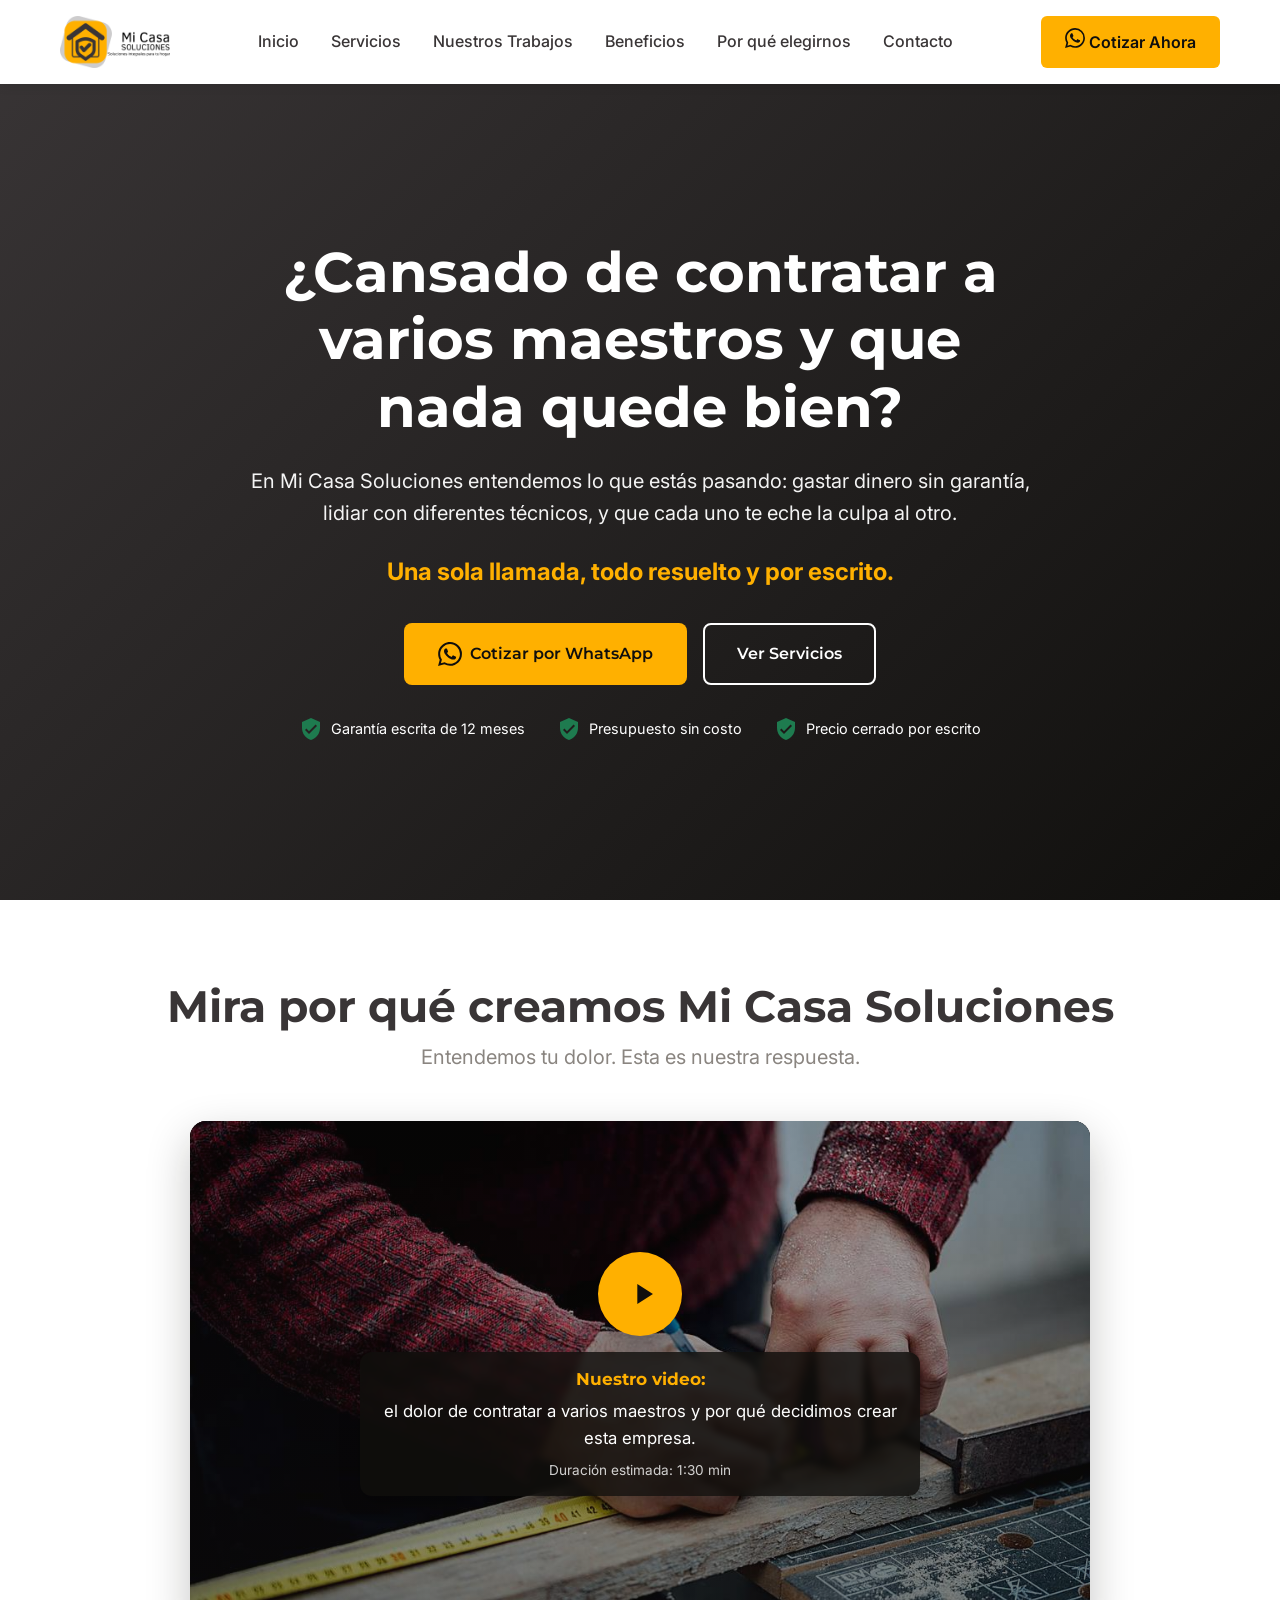
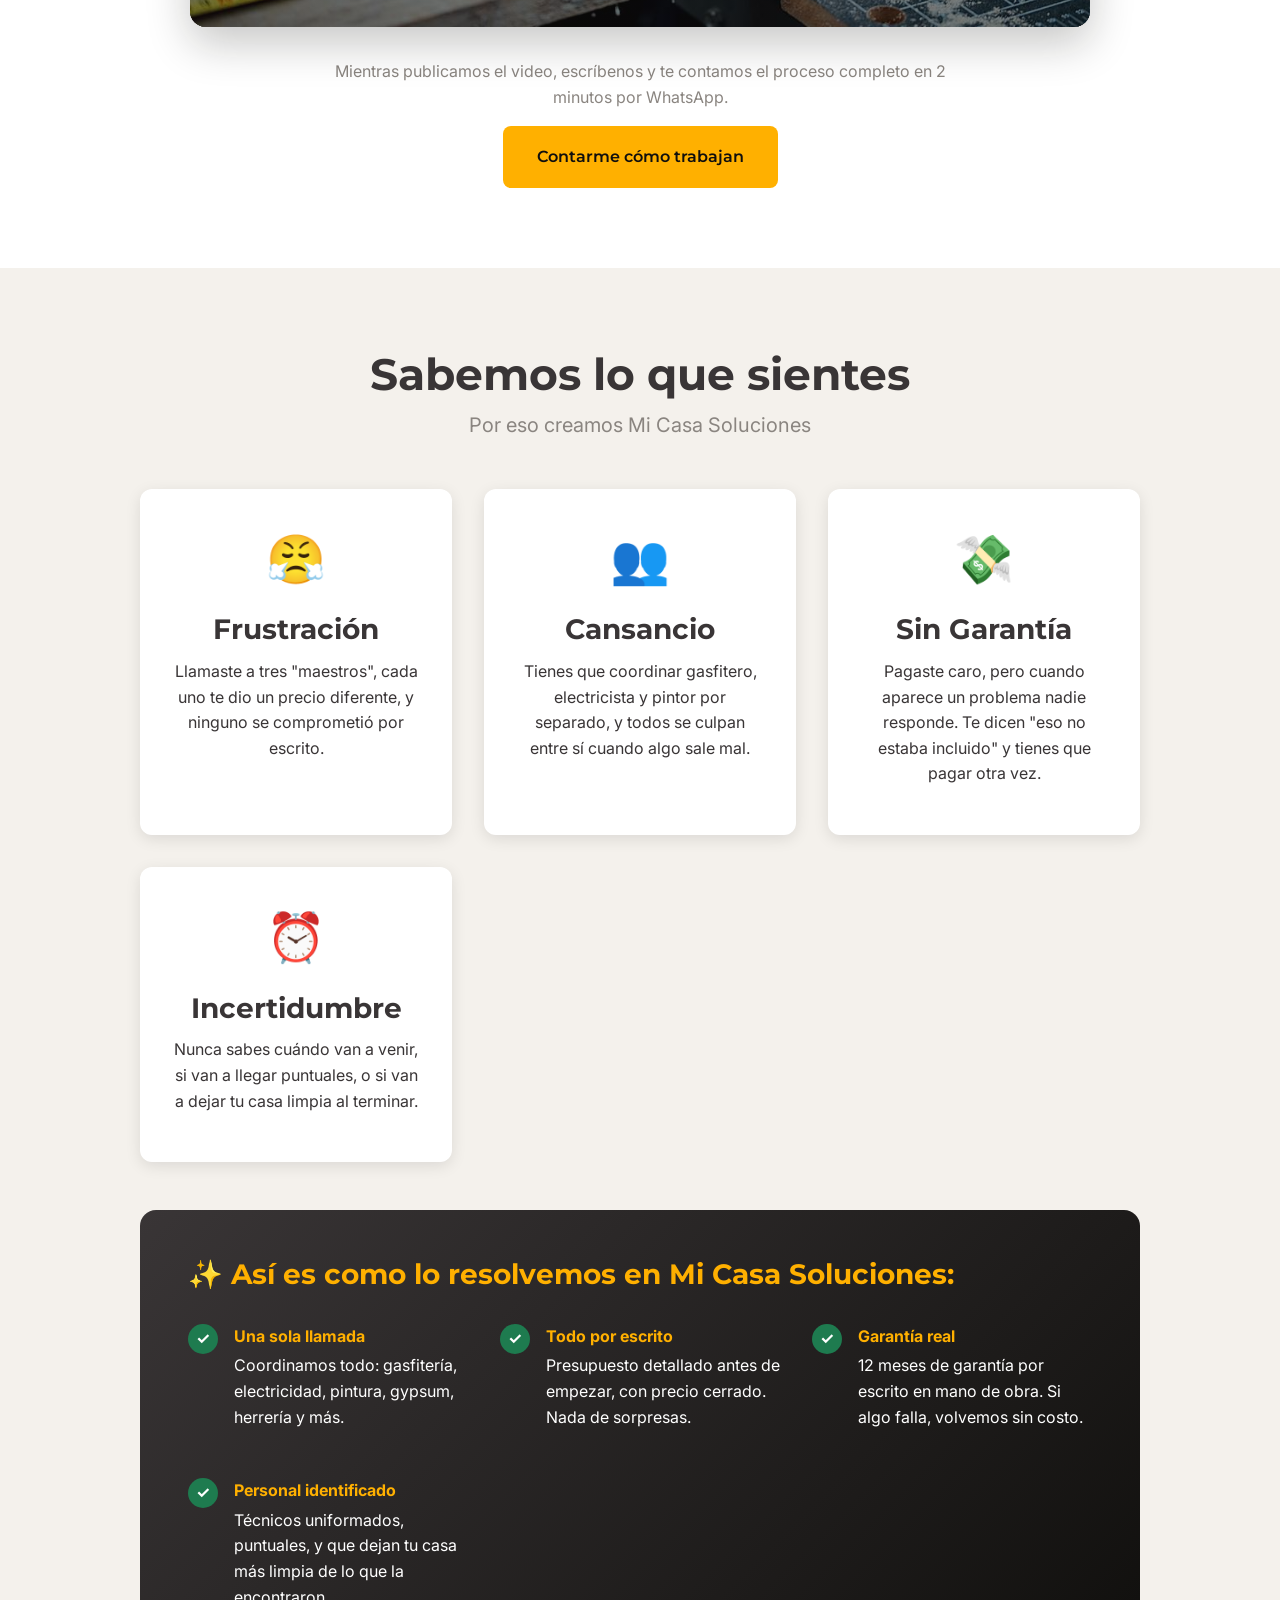
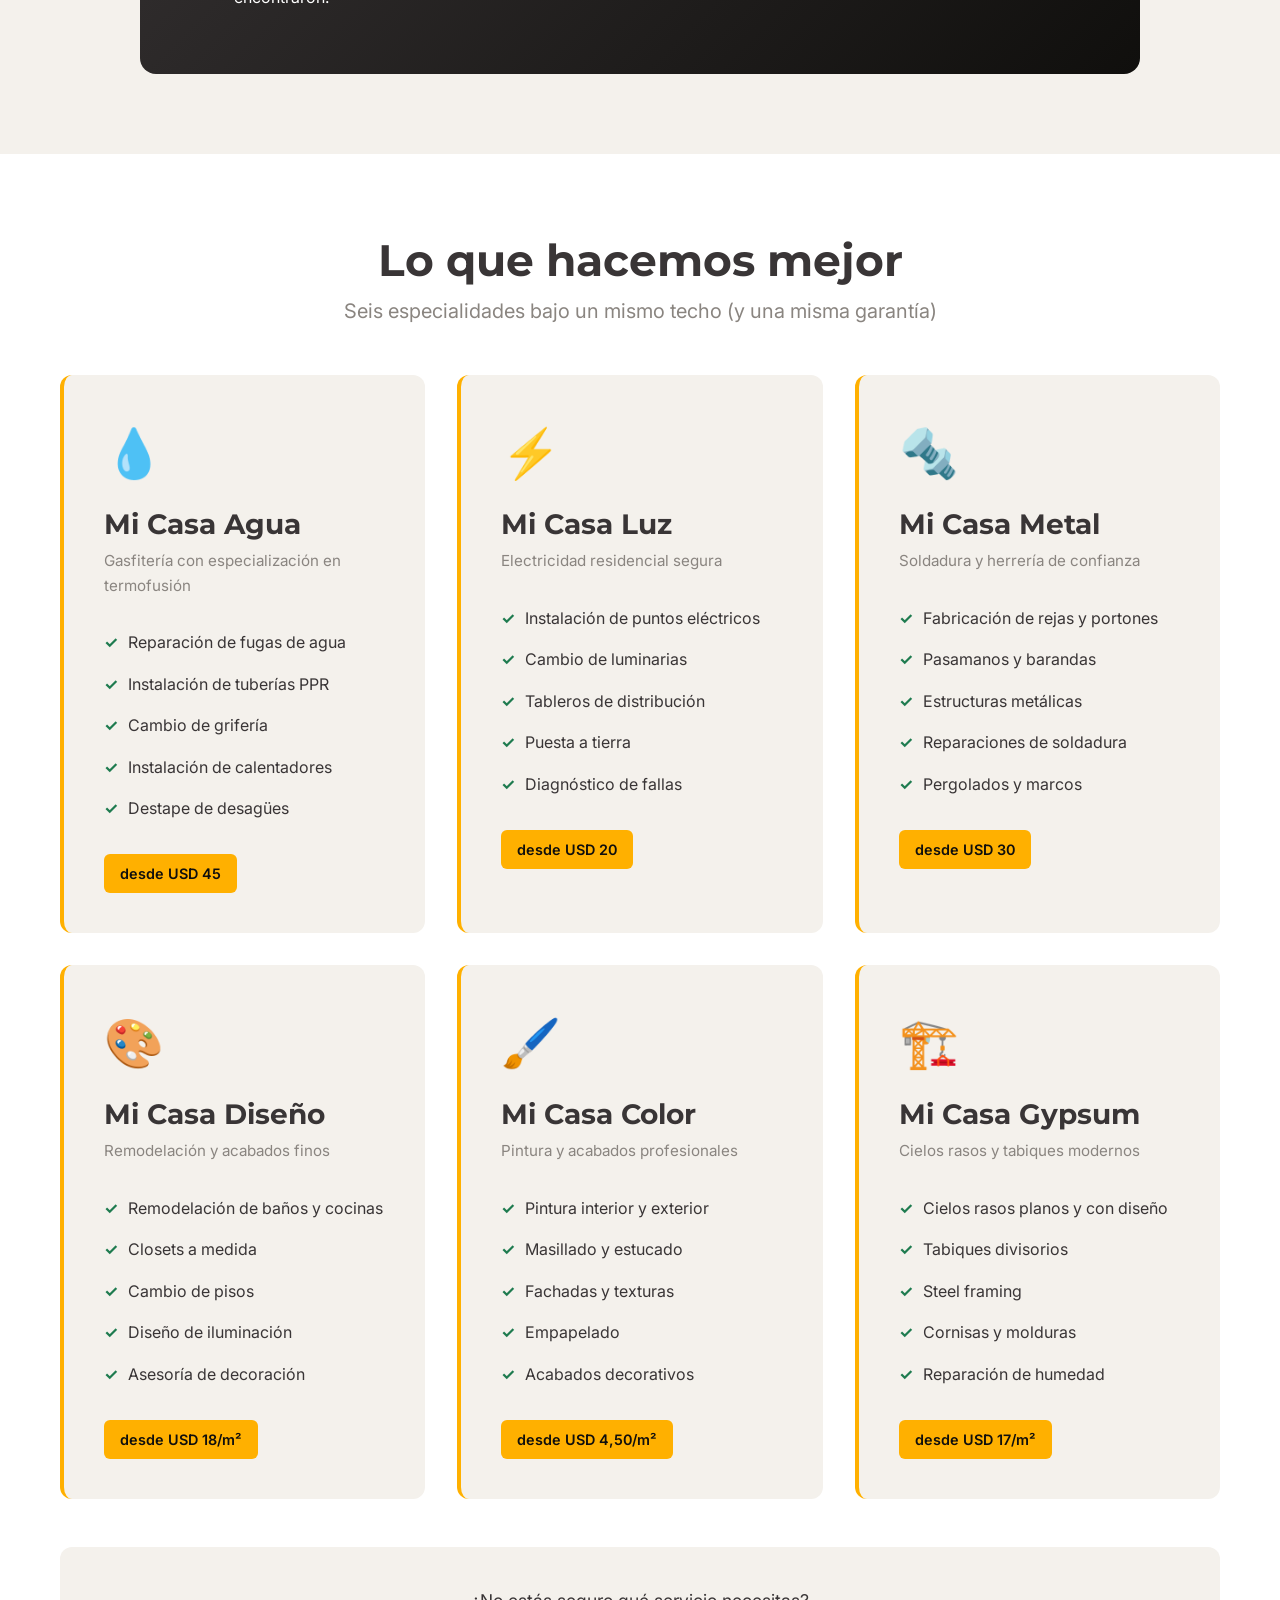
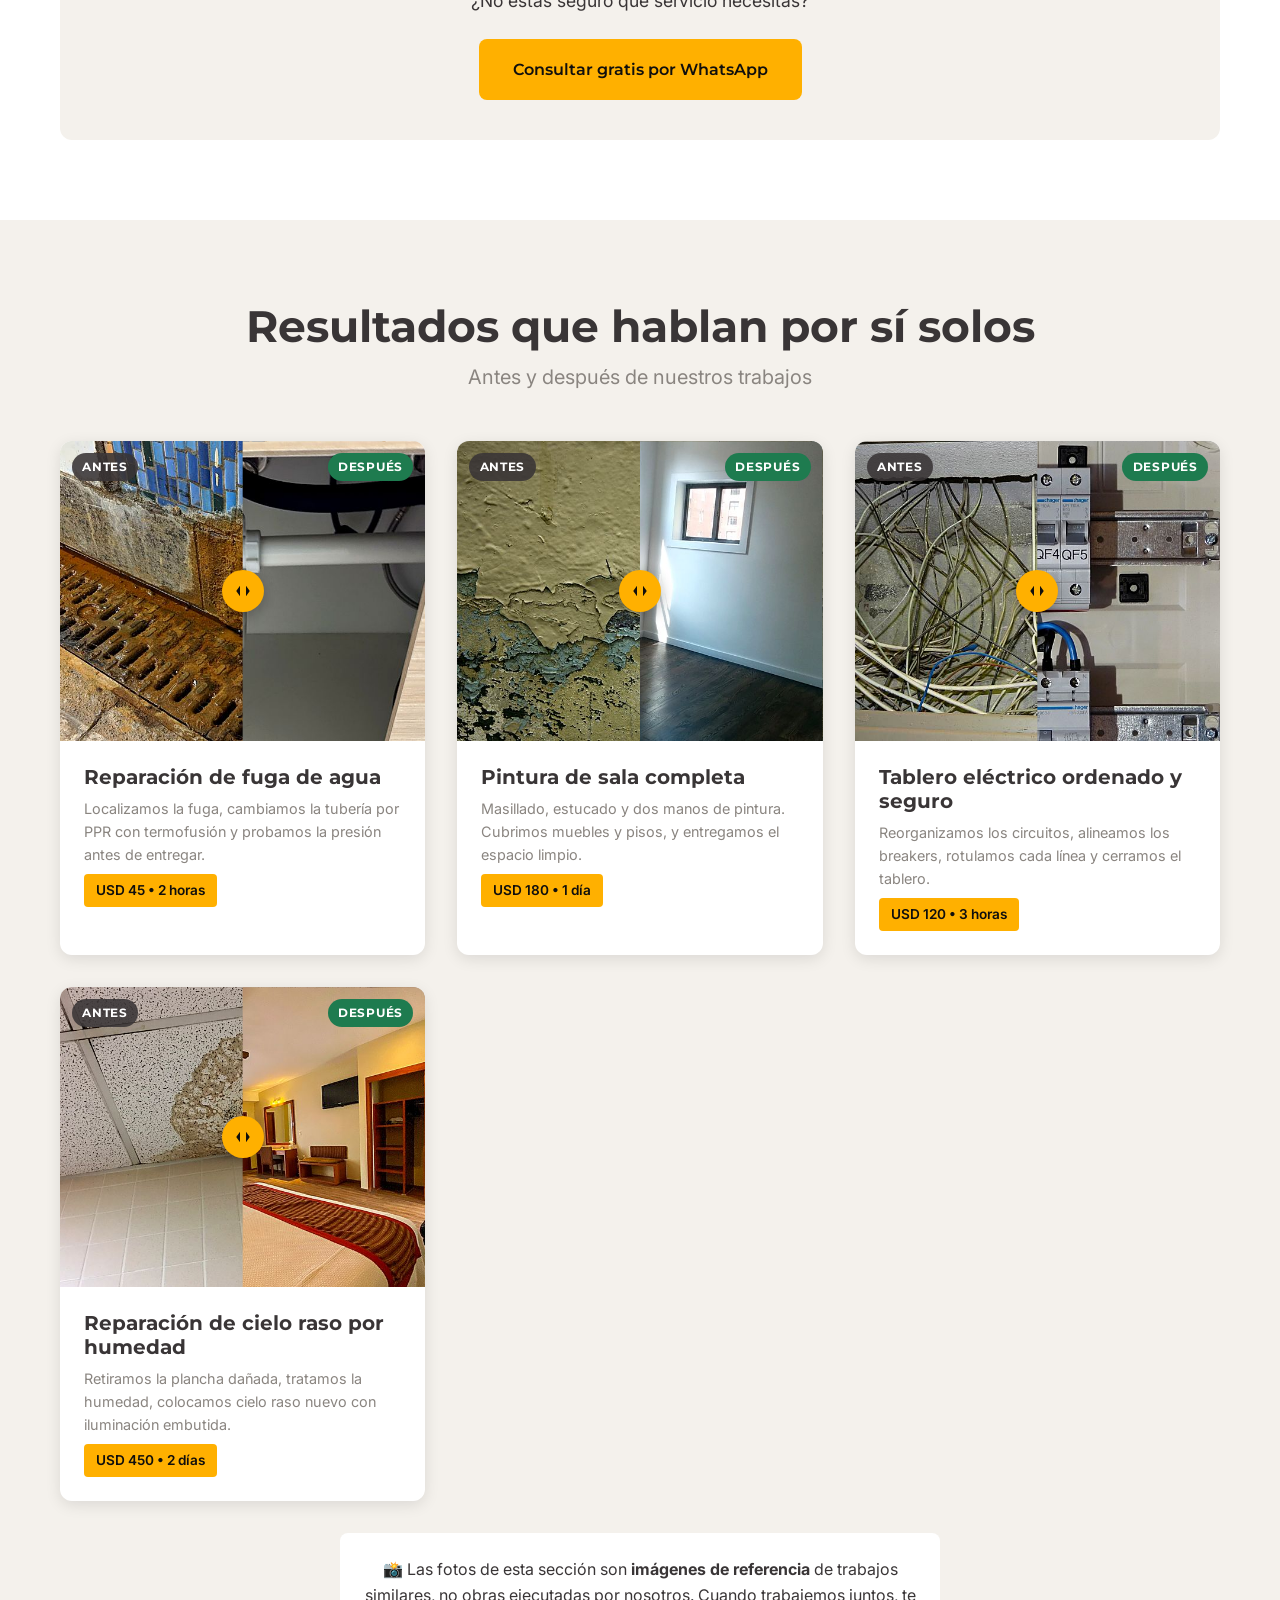
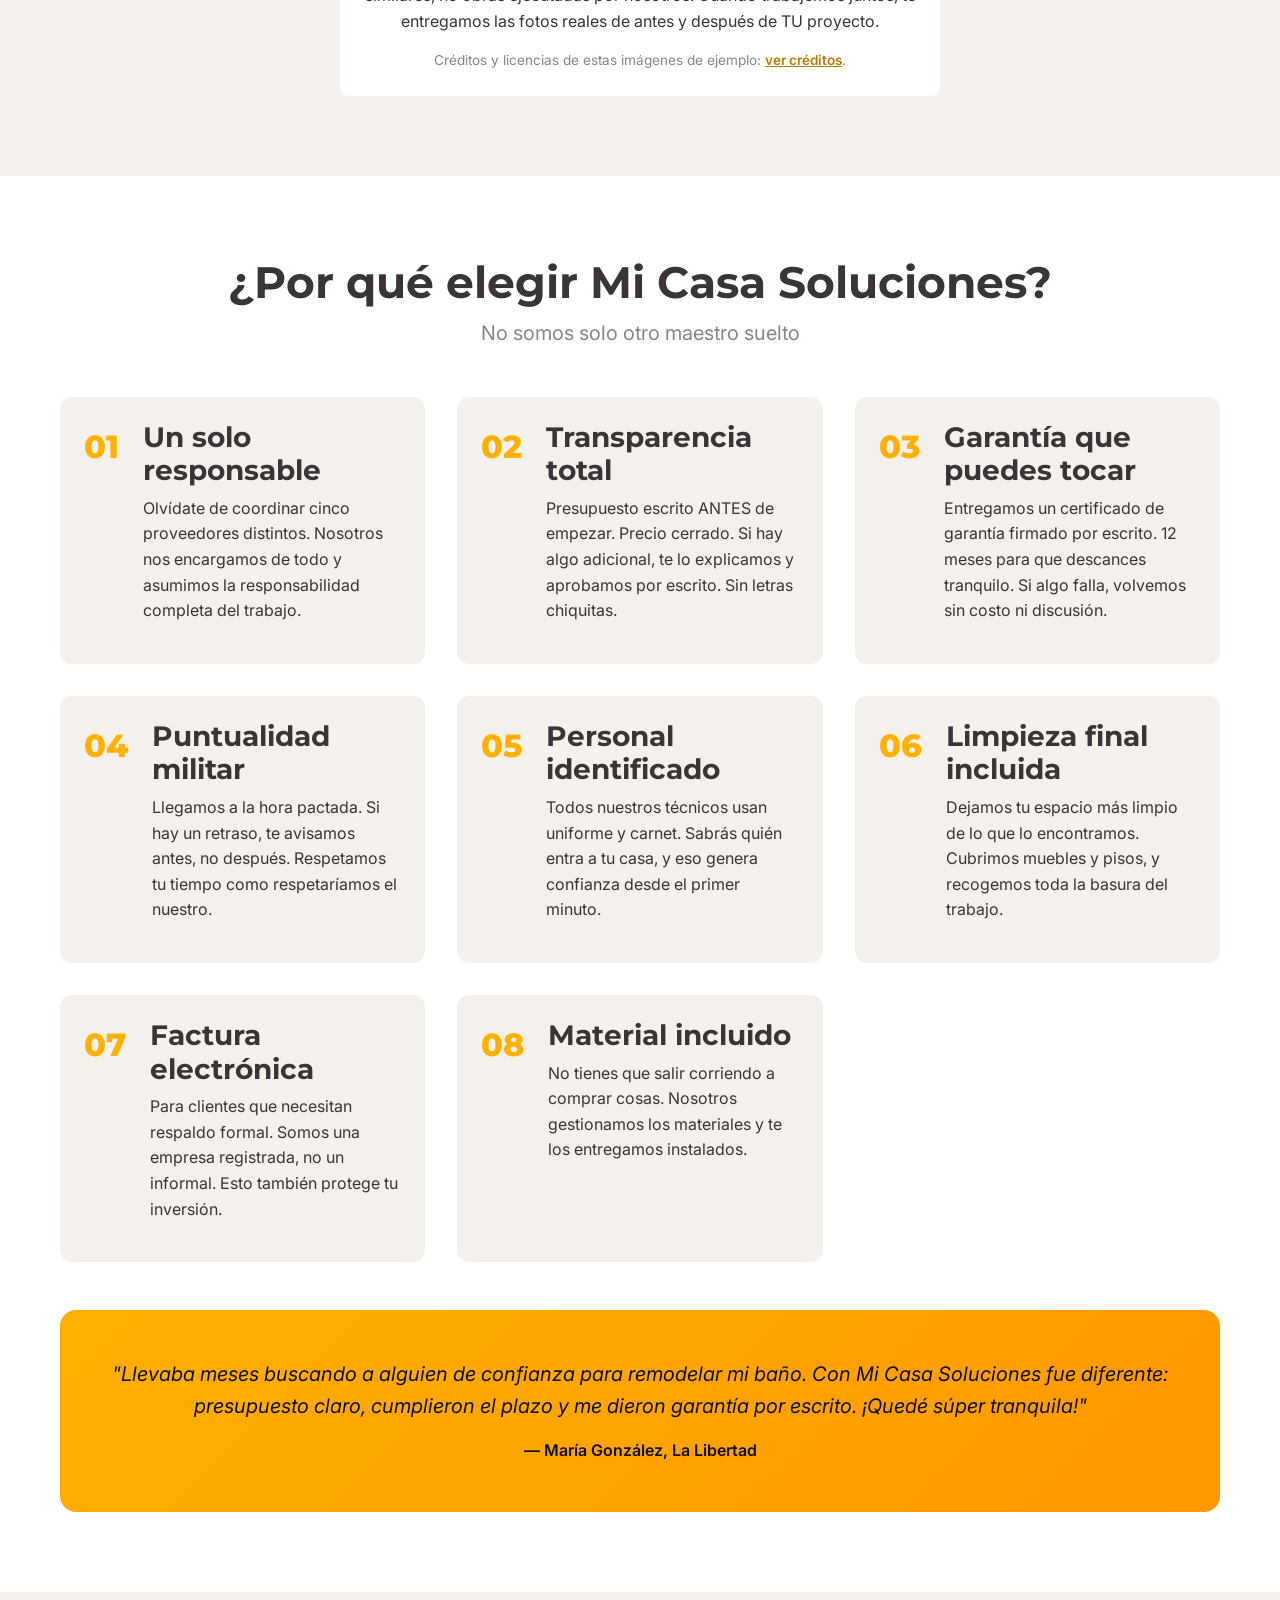
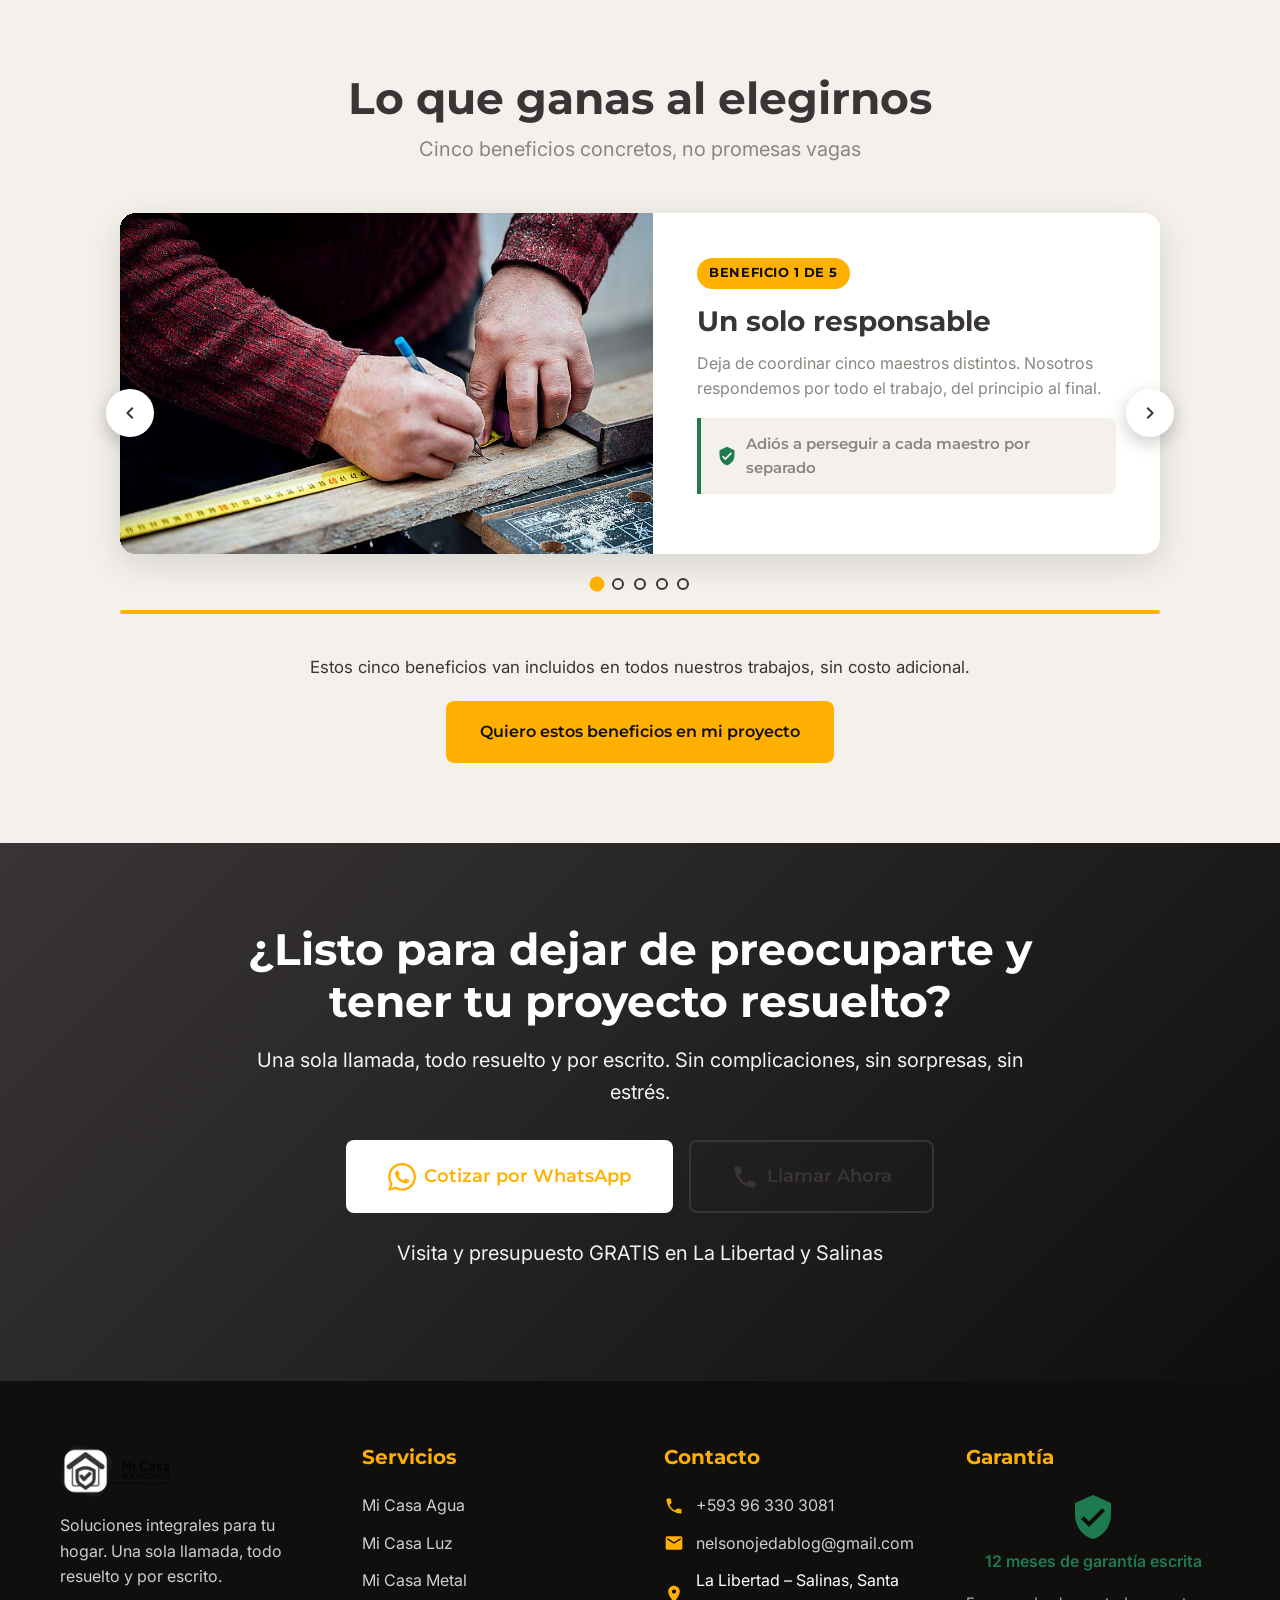
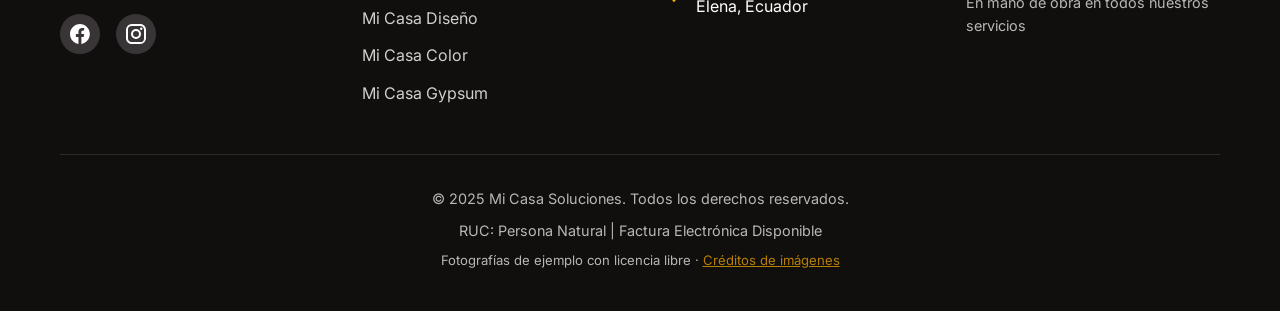
<file: index.html>
<!DOCTYPE html>
<html lang="es">
<head>
    <meta charset="UTF-8">
    <meta name="viewport" content="width=device-width, initial-scale=1.0">
    <title>Mi Casa Soluciones | Soluciones integrales para tu hogar</title>
    <meta name="description" content="Gasfitería, electricidad, soldadura, pintura, gypsum y remodelación en La Libertad y Salinas. Presupuesto por escrito, precio cerrado y garantía escrita de 12 meses. Visita sin costo.">
    <meta name="theme-color" content="#FFB000">
    <meta property="og:title" content="Mi Casa Soluciones | Soluciones integrales para tu hogar">
    <meta property="og:description" content="Una sola llamada, todo resuelto y por escrito. Garantía escrita de 12 meses en mano de obra.">
    <meta property="og:image" content="assets/logo_ambar.png">
    <meta property="og:type" content="website">
    <link rel="icon" href="assets/favicon.ico" sizes="any">
    <link rel="icon" type="image/png" sizes="192x192" href="assets/favicon-192.png">
    <link rel="apple-touch-icon" href="assets/apple-touch-icon.png">
    <link rel="preconnect" href="https://fonts.googleapis.com">
    <link rel="preconnect" href="https://fonts.gstatic.com" crossorigin>
    <link href="https://fonts.googleapis.com/css2?family=Montserrat:wght@600;700;800&family=Inter:wght@400;500;600&display=swap" rel="stylesheet">
    <link rel="stylesheet" href="styles.css">
</head>
<body>
    <!-- Header Navigation -->
    <header class="header">
        <div class="container">
            <nav class="navbar">
                <a class="logo" href="#inicio" aria-label="Mi Casa Soluciones - Inicio">
                    <picture>
                        <source media="(max-width: 560px)" srcset="assets/emblema_ambar.png">
                        <img src="assets/logo_ambar.png"
                             srcset="assets/logo_ambar.png 1x"
                             alt="Mi Casa Soluciones - Soluciones integrales para tu hogar"
                             width="1000" height="472" decoding="async">
                    </picture>
                </a>
                <button class="mobile-menu-btn" aria-label="Menú">
                    <span></span>
                    <span></span>
                    <span></span>
                </button>
                <ul class="nav-menu">
                    <li><a href="#inicio">Inicio</a></li>
                    <li><a href="#servicios">Servicios</a></li>
                    <li><a href="#antes-despues">Nuestros Trabajos</a></li>
                    <li><a href="#beneficios">Beneficios</a></li>
                    <li><a href="#diferencias">Por qué elegirnos</a></li>
                    <li><a href="#contacto">Contacto</a></li>
                </ul>
                <a href="https://wa.me/593963303081?text=Hola,%20quisiera%20una%20cotización" class="btn-cta nav-btn" target="_blank">
                    <svg width="20" height="20" viewBox="0 0 24 24" fill="currentColor">
                        <path d="M17.472 14.382c-.297-.149-1.758-.867-2.03-.967-.273-.099-.471-.148-.67.15-.197.297-.767.966-.94 1.164-.173.199-.347.223-.644.075-.297-.15-1.255-.463-2.39-1.475-.883-.788-1.48-1.761-1.653-2.059-.173-.297-.018-.458.13-.606.134-.133.298-.347.446-.52.149-.174.198-.298.298-.497.099-.198.05-.371-.025-.52-.075-.149-.669-1.612-.916-2.207-.242-.579-.487-.5-.669-.51-.173-.008-.371-.01-.57-.01-.198 0-.52.074-.792.372-.272.297-1.04 1.016-1.04 2.479 0 1.462 1.065 2.875 1.213 3.074.149.198 2.096 3.2 5.077 4.487.709.306 1.262.489 1.694.625.712.227 1.36.195 1.871.118.571-.085 1.758-.719 2.006-1.413.248-.694.248-1.289.173-1.413-.074-.124-.272-.198-.57-.347m-5.421 7.403h-.004a9.87 9.87 0 01-5.031-1.378l-.361-.214-3.741.982.998-3.648-.235-.374a9.86 9.86 0 01-1.51-5.26c.001-5.45 4.436-9.884 9.888-9.884 2.64 0 5.122 1.03 6.988 2.898a9.825 9.825 0 012.893 6.994c-.003 5.45-4.437 9.884-9.885 9.884m8.413-18.297A11.815 11.815 0 0012.05 0C5.495 0 .16 5.335.157 11.892c0 2.096.547 4.142 1.588 5.945L.057 24l6.305-1.654a11.882 11.882 0 005.683 1.448h.005c6.554 0 11.89-5.335 11.893-11.893a11.821 11.821 0 00-3.48-8.413Z"/>
                    </svg>
                    Cotizar Ahora
                </a>
            </nav>
        </div>
    </header>

    <!-- Hero Section with Video -->
    <section id="inicio" class="hero">
        <div class="hero-content">
            <div class="container">
                <h1 class="hero-title">¿Cansado de contratar a varios maestros y que nada quede bien?</h1>
                <p class="hero-subtitle">En Mi Casa Soluciones entendemos lo que estás pasando: gastar dinero sin garantía, lidiar con diferentes técnicos, y que cada uno te eche la culpa al otro.</p>
                <p class="hero-promise"><strong>Una sola llamada, todo resuelto y por escrito.</strong></p>
                <div class="hero-cta-group">
                    <a href="https://wa.me/593963303081?text=Hola,%20quiero%20una%20cotización" class="btn btn-primary" target="_blank">
                        <svg width="24" height="24" viewBox="0 0 24 24" fill="currentColor">
                            <path d="M17.472 14.382c-.297-.149-1.758-.867-2.03-.967-.273-.099-.471-.148-.67.15-.197.297-.767.966-.94 1.164-.173.199-.347.223-.644.075-.297-.15-1.255-.463-2.39-1.475-.883-.788-1.48-1.761-1.653-2.059-.173-.297-.018-.458.13-.606.134-.133.298-.347.446-.52.149-.174.198-.298.298-.497.099-.198.05-.371-.025-.52-.075-.149-.669-1.612-.916-2.207-.242-.579-.487-.5-.669-.51-.173-.008-.371-.01-.57-.01-.198 0-.52.074-.792.372-.272.297-1.04 1.016-1.04 2.479 0 1.462 1.065 2.875 1.213 3.074.149.198 2.096 3.2 5.077 4.487.709.306 1.262.489 1.694.625.712.227 1.36.195 1.871.118.571-.085 1.758-.719 2.006-1.413.248-.694.248-1.289.173-1.413-.074-.124-.272-.198-.57-.347m-5.421 7.403h-.004a9.87 9.87 0 01-5.031-1.378l-.361-.214-3.741.982.998-3.648-.235-.374a9.86 9.86 0 01-1.51-5.26c.001-5.45 4.436-9.884 9.888-9.884 2.64 0 5.122 1.03 6.988 2.898a9.825 9.825 0 012.893 6.994c-.003 5.45-4.437 9.884-9.885 9.884m8.413-18.297A11.815 11.815 0 0012.05 0C5.495 0 .16 5.335.157 11.892c0 2.096.547 4.142 1.588 5.945L.057 24l6.305-1.654a11.882 11.882 0 005.683 1.448h.005c6.554 0 11.89-5.335 11.893-11.893a11.821 11.821 0 00-3.48-8.413Z"/>
                        </svg>
                        Cotizar por WhatsApp
                    </a>
                    <a href="#servicios" class="btn btn-secondary">Ver Servicios</a>
                </div>
                <div class="hero-trust-badges">
                    <div class="trust-item">
                        <svg width="24" height="24" viewBox="0 0 24 24" fill="#1E7B4F">
                            <path d="M12 1L3 5v6c0 5.55 3.84 10.74 9 12 5.16-1.26 9-6.45 9-12V5l-9-4zm-2 16l-4-4 1.41-1.41L10 14.17l6.59-6.59L18 9l-8 8z"/>
                        </svg>
                        <span>Garantía escrita de 12 meses</span>
                    </div>
                    <div class="trust-item">
                        <svg width="24" height="24" viewBox="0 0 24 24" fill="#1E7B4F">
                            <path d="M12 1L3 5v6c0 5.55 3.84 10.74 9 12 5.16-1.26 9-6.45 9-12V5l-9-4zm-2 16l-4-4 1.41-1.41L10 14.17l6.59-6.59L18 9l-8 8z"/>
                        </svg>
                        <span>Presupuesto sin costo</span>
                    </div>
                    <div class="trust-item">
                        <svg width="24" height="24" viewBox="0 0 24 24" fill="#1E7B4F">
                            <path d="M12 1L3 5v6c0 5.55 3.84 10.74 9 12 5.16-1.26 9-6.45 9-12V5l-9-4zm-2 16l-4-4 1.41-1.41L10 14.17l6.59-6.59L18 9l-8 8z"/>
                        </svg>
                        <span>Precio cerrado por escrito</span>
                    </div>
                </div>
            </div>
        </div>
    </section>


    <!-- Sección de Video: por qué creamos Mi Casa Soluciones -->
    <section id="video" class="video-section">
        <div class="container">
            <h2 class="section-title center">Mira por qué creamos Mi Casa Soluciones</h2>
            <p class="section-subtitle center">Entendemos tu dolor. Esta es nuestra respuesta.</p>

            <div class="video-frame">
                <!--
                    CÓMO PUBLICAR EL VIDEO:
                    1) Sube el video a YouTube (recomendado) o guárdalo como
                       "video-mi-casa-soluciones.mp4" en esta misma carpeta.
                    2) YouTube: reemplaza VIDEO_ID en el iframe de abajo.
                    3) MP4 local: borra el <iframe> y descomenta el <video>.
                -->
                <div class="video-placeholder" id="videoPlaceholder" role="button" tabindex="0"
                     aria-label="Reproducir video: por qué creamos Mi Casa Soluciones">
                    <img class="video-poster" src="images/ben-1-un-responsable.jpg"
                         alt="Antes: contratar a varios maestros por separado. Después: un solo responsable."
                         loading="lazy" decoding="async">
                    <div class="video-veil"></div>
                    <div class="video-play">
                        <svg width="34" height="34" viewBox="0 0 24 24" fill="currentColor" aria-hidden="true">
                            <path d="M8 5v14l11-7z"/>
                        </svg>
                    </div>
                    <div class="video-caption">
                        <strong>Nuestro video:</strong> el dolor de contratar a varios maestros
                        y por qué decidimos crear esta empresa.
                        <span class="video-meta">Duración estimada: 1:30 min</span>
                    </div>
                </div>

                <!-- Opción YouTube (reemplaza VIDEO_ID por el identificador real)
                <iframe class="video-embed" src="https://www.youtube.com/embed/VIDEO_ID?rel=0"
                        title="Por qué creamos Mi Casa Soluciones" loading="lazy"
                        allow="accelerometer; autoplay; clipboard-write; encrypted-media; gyroscope; picture-in-picture"
                        allowfullscreen></iframe>
                -->

                <!-- Opción MP4 local (descomenta cuando exista el archivo)
                <video class="video-embed" controls preload="none"
                       poster="images/ben-1-un-responsable.jpg">
                    <source src="video-mi-casa-soluciones.mp4" type="video/mp4">
                    Tu navegador no soporta el video.
                </video>
                -->
            </div>

            <div class="video-fallback-note">
                <p>Mientras publicamos el video, escríbenos y te contamos el proceso completo en 2 minutos por WhatsApp.</p>
                <a href="https://wa.me/593963303081?text=Hola,%20quiero%20saber%20c%C3%B3mo%20trabajan"
                   class="btn btn-primary" target="_blank" rel="noopener">
                    Contarme cómo trabajan
                </a>
            </div>
        </div>
    </section>

    <!-- El Problema Section -->
    <section class="problem-section">
        <div class="container">
            <div class="problem-content">
                <h2 class="section-title">Sabemos lo que sientes</h2>
                <p class="section-subtitle">Por eso creamos Mi Casa Soluciones</p>
                
                <div class="problem-grid">
                    <div class="problem-card">
                        <div class="problem-icon">😤</div>
                        <h3>Frustración</h3>
                        <p>Llamaste a tres "maestros", cada uno te dio un precio diferente, y ninguno se comprometió por escrito.</p>
                    </div>
                    <div class="problem-card">
                        <div class="problem-icon">👥</div>
                        <h3>Cansancio</h3>
                        <p>Tienes que coordinar gasfitero, electricista y pintor por separado, y todos se culpan entre sí cuando algo sale mal.</p>
                    </div>
                    <div class="problem-card">
                        <div class="problem-icon">💸</div>
                        <h3>Sin Garantía</h3>
                        <p>Pagaste caro, pero cuando aparece un problema nadie responde. Te dicen "eso no estaba incluido" y tienes que pagar otra vez.</p>
                    </div>
                    <div class="problem-card">
                        <div class="problem-icon">⏰</div>
                        <h3>Incertidumbre</h3>
                        <p>Nunca sabes cuándo van a venir, si van a llegar puntuales, o si van a dejar tu casa limpia al terminar.</p>
                    </div>
                </div>

                <div class="solution-box">
                    <h3>✨ Así es como lo resolvemos en Mi Casa Soluciones:</h3>
                    <div class="solution-list">
                        <div class="solution-item">
                            <span class="checkmark">✓</span>
                            <div>
                                <strong>Una sola llamada</strong>
                                <p>Coordinamos todo: gasfitería, electricidad, pintura, gypsum, herrería y más.</p>
                            </div>
                        </div>
                        <div class="solution-item">
                            <span class="checkmark">✓</span>
                            <div>
                                <strong>Todo por escrito</strong>
                                <p>Presupuesto detallado antes de empezar, con precio cerrado. Nada de sorpresas.</p>
                            </div>
                        </div>
                        <div class="solution-item">
                            <span class="checkmark">✓</span>
                            <div>
                                <strong>Garantía real</strong>
                                <p>12 meses de garantía por escrito en mano de obra. Si algo falla, volvemos sin costo.</p>
                            </div>
                        </div>
                        <div class="solution-item">
                            <span class="checkmark">✓</span>
                            <div>
                                <strong>Personal identificado</strong>
                                <p>Técnicos uniformados, puntuales, y que dejan tu casa más limpia de lo que la encontraron.</p>
                            </div>
                        </div>
                    </div>
                </div>
            </div>
        </div>
    </section>

    <!-- Servicios Section -->
    <section id="servicios" class="services-section">
        <div class="container">
            <h2 class="section-title center">Lo que hacemos mejor</h2>
            <p class="section-subtitle center">Seis especialidades bajo un mismo techo (y una misma garantía)</p>

            <div class="services-grid">
                <!-- Mi Casa Agua -->
                <div class="service-card">
                    <div class="service-icon">💧</div>
                    <h3>Mi Casa Agua</h3>
                    <p class="service-description">Gasfitería con especialización en termofusión</p>
                    <ul class="service-list">
                        <li>Reparación de fugas de agua</li>
                        <li>Instalación de tuberías PPR</li>
                        <li>Cambio de grifería</li>
                        <li>Instalación de calentadores</li>
                        <li>Destape de desagües</li>
                    </ul>
                    <div class="price-tag">desde USD 45</div>
                </div>

                <!-- Mi Casa Luz -->
                <div class="service-card">
                    <div class="service-icon">⚡</div>
                    <h3>Mi Casa Luz</h3>
                    <p class="service-description">Electricidad residencial segura</p>
                    <ul class="service-list">
                        <li>Instalación de puntos eléctricos</li>
                        <li>Cambio de luminarias</li>
                        <li>Tableros de distribución</li>
                        <li>Puesta a tierra</li>
                        <li>Diagnóstico de fallas</li>
                    </ul>
                    <div class="price-tag">desde USD 20</div>
                </div>

                <!-- Mi Casa Metal -->
                <div class="service-card">
                    <div class="service-icon">🔩</div>
                    <h3>Mi Casa Metal</h3>
                    <p class="service-description">Soldadura y herrería de confianza</p>
                    <ul class="service-list">
                        <li>Fabricación de rejas y portones</li>
                        <li>Pasamanos y barandas</li>
                        <li>Estructuras metálicas</li>
                        <li>Reparaciones de soldadura</li>
                        <li>Pergolados y marcos</li>
                    </ul>
                    <div class="price-tag">desde USD 30</div>
                </div>

                <!-- Mi Casa Diseño -->
                <div class="service-card">
                    <div class="service-icon">🎨</div>
                    <h3>Mi Casa Diseño</h3>
                    <p class="service-description">Remodelación y acabados finos</p>
                    <ul class="service-list">
                        <li>Remodelación de baños y cocinas</li>
                        <li>Closets a medida</li>
                        <li>Cambio de pisos</li>
                        <li>Diseño de iluminación</li>
                        <li>Asesoría de decoración</li>
                    </ul>
                    <div class="price-tag">desde USD 18/m²</div>
                </div>

                <!-- Mi Casa Color -->
                <div class="service-card">
                    <div class="service-icon">🖌️</div>
                    <h3>Mi Casa Color</h3>
                    <p class="service-description">Pintura y acabados profesionales</p>
                    <ul class="service-list">
                        <li>Pintura interior y exterior</li>
                        <li>Masillado y estucado</li>
                        <li>Fachadas y texturas</li>
                        <li>Empapelado</li>
                        <li>Acabados decorativos</li>
                    </ul>
                    <div class="price-tag">desde USD 4,50/m²</div>
                </div>

                <!-- Mi Casa Gypsum -->
                <div class="service-card">
                    <div class="service-icon">🏗️</div>
                    <h3>Mi Casa Gypsum</h3>
                    <p class="service-description">Cielos rasos y tabiques modernos</p>
                    <ul class="service-list">
                        <li>Cielos rasos planos y con diseño</li>
                        <li>Tabiques divisorios</li>
                        <li>Steel framing</li>
                        <li>Cornisas y molduras</li>
                        <li>Reparación de humedad</li>
                    </ul>
                    <div class="price-tag">desde USD 17/m²</div>
                </div>
            </div>

            <div class="services-cta">
                <p>¿No estás seguro qué servicio necesitas?</p>
                <a href="https://wa.me/593963303081?text=Hola,%20necesito%20asesoría%20sobre%20qué%20servicio%20requiero" class="btn btn-primary" target="_blank">
                    Consultar gratis por WhatsApp
                </a>
            </div>
        </div>
    </section>

    <!-- Antes y Después Section -->
    <section id="antes-despues" class="before-after-section">
        <div class="container">
            <h2 class="section-title center">Resultados que hablan por sí solos</h2>
            <p class="section-subtitle center">Antes y después de nuestros trabajos</p>

            <div class="ba-gallery">
                <div class="ba-project">
                    <div class="ba-slider">
                        <div class="ba-images">
                            <img src="images/ba-agua-antes.jpg" alt="Antes: tubería de agua corroída y oxidada, origen frecuente de fugas" class="ba-before" loading="lazy" decoding="async">
                            <img src="images/ba-agua-despues.jpg" alt="Después: tubería nueva instalada bajo el lavabo, limpia y sin fugas" class="ba-after" loading="lazy" decoding="async">
                            <span class="ba-tag ba-tag-before">ANTES</span>
                            <span class="ba-tag ba-tag-after">DESPUÉS</span>
                            <span class="ba-handle" aria-hidden="true">
                                <svg width="18" height="18" viewBox="0 0 24 24" fill="currentColor">
                                    <path d="M8 5l-5 7 5 7V5zm8 0v14l5-7-5-7z"/>
                                </svg>
                            </span>
                        </div>
                        <input type="range" min="0" max="100" value="50" class="ba-slider-range"
                               aria-label="Deslizar para comparar el antes y el después de Reparación de fuga de agua">
                    </div>
                    <div class="ba-info">
                        <h4>Reparación de fuga de agua</h4>
                        <p>Localizamos la fuga, cambiamos la tubería por PPR con termofusión y probamos la presión antes de entregar.</p>
                        <span class="ba-price">USD 45 • 2 horas</span>
                    </div>
                </div>
                <div class="ba-project">
                    <div class="ba-slider">
                        <div class="ba-images">
                            <img src="images/ba-pintura-antes.jpg" alt="Antes: pared con pintura descascarada y desprendida por la humedad" class="ba-before" loading="lazy" decoding="async">
                            <img src="images/ba-pintura-despues.jpg" alt="Después: ambiente con paredes empastadas y pintadas, acabado uniforme" class="ba-after" loading="lazy" decoding="async">
                            <span class="ba-tag ba-tag-before">ANTES</span>
                            <span class="ba-tag ba-tag-after">DESPUÉS</span>
                            <span class="ba-handle" aria-hidden="true">
                                <svg width="18" height="18" viewBox="0 0 24 24" fill="currentColor">
                                    <path d="M8 5l-5 7 5 7V5zm8 0v14l5-7-5-7z"/>
                                </svg>
                            </span>
                        </div>
                        <input type="range" min="0" max="100" value="50" class="ba-slider-range"
                               aria-label="Deslizar para comparar el antes y el después de Pintura de sala completa">
                    </div>
                    <div class="ba-info">
                        <h4>Pintura de sala completa</h4>
                        <p>Masillado, estucado y dos manos de pintura. Cubrimos muebles y pisos, y entregamos el espacio limpio.</p>
                        <span class="ba-price">USD 180 • 1 día</span>
                    </div>
                </div>
                <div class="ba-project">
                    <div class="ba-slider">
                        <div class="ba-images">
                            <img src="images/ba-electrico-antes.jpg" alt="Antes: cables eléctricos enredados y sin identificación en el ducto" class="ba-before" loading="lazy" decoding="async">
                            <img src="images/ba-electrico-despues.jpg" alt="Después: tablero eléctrico ordenado, con breakers alineados y circuitos identificados" class="ba-after" loading="lazy" decoding="async">
                            <span class="ba-tag ba-tag-before">ANTES</span>
                            <span class="ba-tag ba-tag-after">DESPUÉS</span>
                            <span class="ba-handle" aria-hidden="true">
                                <svg width="18" height="18" viewBox="0 0 24 24" fill="currentColor">
                                    <path d="M8 5l-5 7 5 7V5zm8 0v14l5-7-5-7z"/>
                                </svg>
                            </span>
                        </div>
                        <input type="range" min="0" max="100" value="50" class="ba-slider-range"
                               aria-label="Deslizar para comparar el antes y el después de Tablero eléctrico ordenado y seguro">
                    </div>
                    <div class="ba-info">
                        <h4>Tablero eléctrico ordenado y seguro</h4>
                        <p>Reorganizamos los circuitos, alineamos los breakers, rotulamos cada línea y cerramos el tablero.</p>
                        <span class="ba-price">USD 120 • 3 horas</span>
                    </div>
                </div>
                <div class="ba-project">
                    <div class="ba-slider">
                        <div class="ba-images">
                            <img src="images/ba-gypsum-antes.jpg" alt="Antes: cielo raso con mancha de humedad y plancha deteriorada" class="ba-before" loading="lazy" decoding="async">
                            <img src="images/ba-gypsum-despues.jpg" alt="Después: ambiente terminado, con cielo raso limpio e iluminación embutida" class="ba-after" loading="lazy" decoding="async">
                            <span class="ba-tag ba-tag-before">ANTES</span>
                            <span class="ba-tag ba-tag-after">DESPUÉS</span>
                            <span class="ba-handle" aria-hidden="true">
                                <svg width="18" height="18" viewBox="0 0 24 24" fill="currentColor">
                                    <path d="M8 5l-5 7 5 7V5zm8 0v14l5-7-5-7z"/>
                                </svg>
                            </span>
                        </div>
                        <input type="range" min="0" max="100" value="50" class="ba-slider-range"
                               aria-label="Deslizar para comparar el antes y el después de Reparación de cielo raso por humedad">
                    </div>
                    <div class="ba-info">
                        <h4>Reparación de cielo raso por humedad</h4>
                        <p>Retiramos la plancha dañada, tratamos la humedad, colocamos cielo raso nuevo con iluminación embutida.</p>
                        <span class="ba-price">USD 450 • 2 días</span>
                    </div>
                </div>
            </div>

            <div class="ba-note">
                <p>📸 Las fotos de esta sección son <strong>imágenes de referencia</strong> de trabajos
                   similares, no obras ejecutadas por nosotros. Cuando trabajemos juntos, te entregamos
                   las fotos reales de antes y después de TU proyecto.</p>
                <p class="ba-note-credits">
                    Créditos y licencias de estas imágenes de ejemplo:
                    <a href="creditos.html">ver créditos</a>.
                </p>
            </div>
        </div>
    </section>

    <!-- Diferenciales Section -->
    <section id="diferencias" class="differences-section">
        <div class="container">
            <h2 class="section-title center">¿Por qué elegir Mi Casa Soluciones?</h2>
            <p class="section-subtitle center">No somos solo otro maestro suelto</p>

            <div class="diff-grid">
                <div class="diff-item">
                    <div class="diff-number">01</div>
                    <div class="diff-content">
                        <h3>Un solo responsable</h3>
                        <p>Olvídate de coordinar cinco proveedores distintos. Nosotros nos encargamos de todo y asumimos la responsabilidad completa del trabajo.</p>
                    </div>
                </div>

                <div class="diff-item">
                    <div class="diff-number">02</div>
                    <div class="diff-content">
                        <h3>Transparencia total</h3>
                        <p>Presupuesto escrito ANTES de empezar. Precio cerrado. Si hay algo adicional, te lo explicamos y aprobamos por escrito. Sin letras chiquitas.</p>
                    </div>
                </div>

                <div class="diff-item">
                    <div class="diff-number">03</div>
                    <div class="diff-content">
                        <h3>Garantía que puedes tocar</h3>
                        <p>Entregamos un certificado de garantía firmado por escrito. 12 meses para que descances tranquilo. Si algo falla, volvemos sin costo ni discusión.</p>
                    </div>
                </div>

                <div class="diff-item">
                    <div class="diff-number">04</div>
                    <div class="diff-content">
                        <h3>Puntualidad militar</h3>
                        <p>Llegamos a la hora pactada. Si hay un retraso, te avisamos antes, no después. Respetamos tu tiempo como respetaríamos el nuestro.</p>
                    </div>
                </div>

                <div class="diff-item">
                    <div class="diff-number">05</div>
                    <div class="diff-content">
                        <h3>Personal identificado</h3>
                        <p>Todos nuestros técnicos usan uniforme y carnet. Sabrás quién entra a tu casa, y eso genera confianza desde el primer minuto.</p>
                    </div>
                </div>

                <div class="diff-item">
                    <div class="diff-number">06</div>
                    <div class="diff-content">
                        <h3>Limpieza final incluida</h3>
                        <p>Dejamos tu espacio más limpio de lo que lo encontramos. Cubrimos muebles y pisos, y recogemos toda la basura del trabajo.</p>
                    </div>
                </div>

                <div class="diff-item">
                    <div class="diff-number">07</div>
                    <div class="diff-content">
                        <h3>Factura electrónica</h3>
                        <p>Para clientes que necesitan respaldo formal. Somos una empresa registrada, no un informal. Esto también protege tu inversión.</p>
                    </div>
                </div>

                <div class="diff-item">
                    <div class="diff-number">08</div>
                    <div class="diff-content">
                        <h3>Material incluido</h3>
                        <p>No tienes que salir corriendo a comprar cosas. Nosotros gestionamos los materiales y te los entregamos instalados.</p>
                    </div>
                </div>
            </div>

            <div class="diff-testimonial">
                <blockquote>
                    "Llevaba meses buscando a alguien de confianza para remodelar mi baño. Con Mi Casa Soluciones fue diferente: presupuesto claro, cumplieron el plazo y me dieron garantía por escrito. ¡Quedé súper tranquila!"
                </blockquote>
                <cite>— María González, La Libertad</cite>
            </div>
        </div>
    </section>


    <!-- Beneficios: carrusel de imágenes -->
    <section id="beneficios" class="benefits-section">
        <div class="container">
            <h2 class="section-title center">Lo que ganas al elegirnos</h2>
            <p class="section-subtitle center">Cinco beneficios concretos, no promesas vagas</p>

            <div class="carousel" id="benefitsCarousel" aria-roledescription="carrusel"
                 aria-label="Beneficios de ser cliente de Mi Casa Soluciones">
                <div class="carousel-viewport">
                    <div class="carousel-track">
                <article class="carousel-slide is-active"
                         role="group" aria-roledescription="diapositiva"
                         aria-label="1 de 5: Un solo responsable">
                    <div class="carousel-media">
                        <img src="images/ben-1-un-responsable.jpg" alt="Un solo responsable: Deja de coordinar cinco maestros distintos. Nosotros respondemos por todo el trabajo, del principio al final." loading="lazy" decoding="async">
                    </div>
                    <div class="carousel-body">
                        <span class="carousel-badge">Beneficio 1 de 5</span>
                        <h3>Un solo responsable</h3>
                        <p>Deja de coordinar cinco maestros distintos. Nosotros respondemos por todo el trabajo, del principio al final.</p>
                        <p class="carousel-hook">
                            <svg width="20" height="20" viewBox="0 0 24 24" fill="#1E7B4F" aria-hidden="true">
                                <path d="M12 1L3 5v6c0 5.55 3.84 10.74 9 12 5.16-1.26 9-6.45 9-12V5l-9-4zm-2 16l-4-4 1.41-1.41L10 14.17l6.59-6.59L18 9l-8 8z"/>
                            </svg>
                            Adiós a perseguir a cada maestro por separado
                        </p>
                    </div>
                </article>
                <article class="carousel-slide"
                         role="group" aria-roledescription="diapositiva"
                         aria-label="2 de 5: Precio cerrado por escrito">
                    <div class="carousel-media">
                        <img src="images/ben-2-presupuesto.jpg" alt="Precio cerrado por escrito: Recibes tu presupuesto detallado por escrito, con lo que incluye y lo que no, antes de que empecemos." loading="lazy" decoding="async">
                    </div>
                    <div class="carousel-body">
                        <span class="carousel-badge">Beneficio 2 de 5</span>
                        <h3>Precio cerrado por escrito</h3>
                        <p>Recibes tu presupuesto detallado por escrito, con lo que incluye y lo que no, antes de que empecemos.</p>
                        <p class="carousel-hook">
                            <svg width="20" height="20" viewBox="0 0 24 24" fill="#1E7B4F" aria-hidden="true">
                                <path d="M12 1L3 5v6c0 5.55 3.84 10.74 9 12 5.16-1.26 9-6.45 9-12V5l-9-4zm-2 16l-4-4 1.41-1.41L10 14.17l6.59-6.59L18 9l-8 8z"/>
                            </svg>
                            Sabes cuánto pagas desde el primer día
                        </p>
                    </div>
                </article>
                <article class="carousel-slide"
                         role="group" aria-roledescription="diapositiva"
                         aria-label="3 de 5: Garantía escrita de 12 meses">
                    <div class="carousel-media">
                        <img src="images/ben-3-garantia.jpg" alt="Garantía escrita de 12 meses: Te entregamos un certificado firmado. Si algo falla dentro del plazo, volvemos sin costo y sin discutir." loading="lazy" decoding="async">
                    </div>
                    <div class="carousel-body">
                        <span class="carousel-badge">Beneficio 3 de 5</span>
                        <h3>Garantía escrita de 12 meses</h3>
                        <p>Te entregamos un certificado firmado. Si algo falla dentro del plazo, volvemos sin costo y sin discutir.</p>
                        <p class="carousel-hook">
                            <svg width="20" height="20" viewBox="0 0 24 24" fill="#1E7B4F" aria-hidden="true">
                                <path d="M12 1L3 5v6c0 5.55 3.84 10.74 9 12 5.16-1.26 9-6.45 9-12V5l-9-4zm-2 16l-4-4 1.41-1.41L10 14.17l6.59-6.59L18 9l-8 8z"/>
                            </svg>
                            Duerme tranquilo un año completo
                        </p>
                    </div>
                </article>
                <article class="carousel-slide"
                         role="group" aria-roledescription="diapositiva"
                         aria-label="4 de 5: Llegamos a la hora pactada">
                    <div class="carousel-media">
                        <img src="images/ben-4-puntualidad.jpg" alt="Llegamos a la hora pactada: Personal uniformado y con carnet, que te avisa si algo se retrasa. Tu tiempo y tu casa se respetan." loading="lazy" decoding="async">
                    </div>
                    <div class="carousel-body">
                        <span class="carousel-badge">Beneficio 4 de 5</span>
                        <h3>Llegamos a la hora pactada</h3>
                        <p>Personal uniformado y con carnet, que te avisa si algo se retrasa. Tu tiempo y tu casa se respetan.</p>
                        <p class="carousel-hook">
                            <svg width="20" height="20" viewBox="0 0 24 24" fill="#1E7B4F" aria-hidden="true">
                                <path d="M12 1L3 5v6c0 5.55 3.84 10.74 9 12 5.16-1.26 9-6.45 9-12V5l-9-4zm-2 16l-4-4 1.41-1.41L10 14.17l6.59-6.59L18 9l-8 8z"/>
                            </svg>
                            Sabes quién entra y a qué hora llega
                        </p>
                    </div>
                </article>
                <article class="carousel-slide"
                         role="group" aria-roledescription="diapositiva"
                         aria-label="5 de 5: Limpieza final incluida">
                    <div class="carousel-media">
                        <img src="images/ben-5-limpieza.jpg" alt="Limpieza final incluida: Cubrimos muebles y pisos, y nos llevamos los escombros. Entregamos más limpio de lo que encontramos." loading="lazy" decoding="async">
                    </div>
                    <div class="carousel-body">
                        <span class="carousel-badge">Beneficio 5 de 5</span>
                        <h3>Limpieza final incluida</h3>
                        <p>Cubrimos muebles y pisos, y nos llevamos los escombros. Entregamos más limpio de lo que encontramos.</p>
                        <p class="carousel-hook">
                            <svg width="20" height="20" viewBox="0 0 24 24" fill="#1E7B4F" aria-hidden="true">
                                <path d="M12 1L3 5v6c0 5.55 3.84 10.74 9 12 5.16-1.26 9-6.45 9-12V5l-9-4zm-2 16l-4-4 1.41-1.41L10 14.17l6.59-6.59L18 9l-8 8z"/>
                            </svg>
                            Tu casa queda lista para usar
                        </p>
                    </div>
                </article>
                    </div>
                </div>

                <button class="carousel-arrow carousel-prev" aria-label="Beneficio anterior">
                    <svg width="24" height="24" viewBox="0 0 24 24" fill="currentColor" aria-hidden="true">
                        <path d="M15.41 7.41L14 6l-6 6 6 6 1.41-1.41L10.83 12z"/>
                    </svg>
                </button>
                <button class="carousel-arrow carousel-next" aria-label="Beneficio siguiente">
                    <svg width="24" height="24" viewBox="0 0 24 24" fill="currentColor" aria-hidden="true">
                        <path d="M8.59 16.59L10 18l6-6-6-6-1.41 1.41L13.17 12z"/>
                    </svg>
                </button>

                <div class="carousel-dots" role="tablist" aria-label="Seleccionar beneficio">
                    <button class="carousel-dot is-active" data-slide="0" aria-label="Ir al beneficio 1: Un solo responsable"></button>
                    <button class="carousel-dot" data-slide="1" aria-label="Ir al beneficio 2: Precio cerrado por escrito"></button>
                    <button class="carousel-dot" data-slide="2" aria-label="Ir al beneficio 3: Garantía escrita de 12 meses"></button>
                    <button class="carousel-dot" data-slide="3" aria-label="Ir al beneficio 4: Llegamos a la hora pactada"></button>
                    <button class="carousel-dot" data-slide="4" aria-label="Ir al beneficio 5: Limpieza final incluida"></button>
                </div>
            </div>

            <div class="benefits-cta">
                <p>Estos cinco beneficios van incluidos en todos nuestros trabajos, sin costo adicional.</p>
                <a href="https://wa.me/593963303081?text=Hola,%20quiero%20una%20cotizaci%C3%B3n%20con%20estos%20beneficios"
                   class="btn btn-primary" target="_blank" rel="noopener">
                    Quiero estos beneficios en mi proyecto
                </a>
            </div>
        </div>
    </section>

    <!-- Call to Action Section -->
    <section class="cta-section">
        <div class="container">
            <div class="cta-content">
                <h2>¿Listo para dejar de preocuparte y tener tu proyecto resuelto?</h2>
                <p>Una sola llamada, todo resuelto y por escrito. Sin complicaciones, sin sorpresas, sin estrés.</p>
                <div class="cta-buttons">
                    <a href="https://wa.me/593963303081?text=Hola,%20quisiera%20una%20cotización%20para%20mi%20proyecto" class="btn btn-large btn-white" target="_blank">
                        <svg width="28" height="28" viewBox="0 0 24 24" fill="currentColor">
                            <path d="M17.472 14.382c-.297-.149-1.758-.867-2.03-.967-.273-.099-.471-.148-.67.15-.197.297-.767.966-.94 1.164-.173.199-.347.223-.644.075-.297-.15-1.255-.463-2.39-1.475-.883-.788-1.48-1.761-1.653-2.059-.173-.297-.018-.458.13-.606.134-.133.298-.347.446-.52.149-.174.198-.298.298-.497.099-.198.05-.371-.025-.52-.075-.149-.669-1.612-.916-2.207-.242-.579-.487-.5-.669-.51-.173-.008-.371-.01-.57-.01-.198 0-.52.074-.792.372-.272.297-1.04 1.016-1.04 2.479 0 1.462 1.065 2.875 1.213 3.074.149.198 2.096 3.2 5.077 4.487.709.306 1.262.489 1.694.625.712.227 1.36.195 1.871.118.571-.085 1.758-.719 2.006-1.413.248-.694.248-1.289.173-1.413-.074-.124-.272-.198-.57-.347m-5.421 7.403h-.004a9.87 9.87 0 01-5.031-1.378l-.361-.214-3.741.982.998-3.648-.235-.374a9.86 9.86 0 01-1.51-5.26c.001-5.45 4.436-9.884 9.888-9.884 2.64 0 5.122 1.03 6.988 2.898a9.825 9.825 0 012.893 6.994c-.003 5.45-4.437 9.884-9.885 9.884m8.413-18.297A11.815 11.815 0 0012.05 0C5.495 0 .16 5.335.157 11.892c0 2.096.547 4.142 1.588 5.945L.057 24l6.305-1.654a11.882 11.882 0 005.683 1.448h.005c6.554 0 11.89-5.335 11.893-11.893a11.821 11.821 0 00-3.48-8.413Z"/>
                        </svg>
                        Cotizar por WhatsApp
                    </a>
                    <a href="tel:+593963303081" class="btn btn-large btn-outline">
                        <svg width="28" height="28" viewBox="0 0 24 24" fill="currentColor">
                            <path d="M6.62 10.79c1.44 2.83 3.76 5.14 6.59 6.59l2.2-2.2c.27-.27.67-.36 1.02-.24 1.12.37 2.33.57 3.57.57.55 0 1 .45 1 1V20c0 .55-.45 1-1 1-9.39 0-17-7.61-17-17 0-.55.45-1 1-1h3.5c.55 0 1 .45 1 1 0 1.25.2 2.45.57 3.57.11.35.03.74-.25 1.02l-2.2 2.2z"/>
                        </svg>
                        Llamar Ahora
                    </a>
                </div>
                <p class="cta-note">Visita y presupuesto GRATIS en La Libertad y Salinas</p>
            </div>
        </div>
    </section>

    <!-- Footer -->
    <footer class="footer" id="contacto">
        <div class="container">
            <div class="footer-grid">
                <div class="footer-brand">
                    <img src="assets/logo_blanco.png" alt="Mi Casa Soluciones" class="footer-logo"
                         width="1000" height="472" loading="lazy" decoding="async">
                    <p>Soluciones integrales para tu hogar. Una sola llamada, todo resuelto y por escrito.</p>
                    <div class="footer-social">
                        <a href="#" aria-label="Facebook">
                            <svg width="24" height="24" viewBox="0 0 24 24" fill="currentColor">
                                <path d="M12 2.04C6.5 2.04 2 6.53 2 12.06C2 17.06 5.66 21.21 10.44 21.96V14.96H7.9V12.06H10.44V9.85C10.44 7.34 11.93 5.96 14.15 5.96C15.21 5.96 16.12 6.04 16.12 6.04V8.51H15.01C13.77 8.51 13.38 9.28 13.38 10.07V12.06H16.16L15.72 14.96H13.38V21.96C18.16 21.21 21.82 17.06 21.82 12.06C21.82 6.53 17.32 2.04 12 2.04Z"/>
                            </svg>
                        </a>
                        <a href="#" aria-label="Instagram">
                            <svg width="24" height="24" viewBox="0 0 24 24" fill="currentColor">
                                <path d="M7.8,2H16.2C19.4,2 22,4.6 22,7.8V16.2A5.8,5.8 0 0,1 16.2,22H7.8C4.6,22 2,19.4 2,16.2V7.8A5.8,5.8 0 0,1 7.8,2M7.6,4A3.6,3.6 0 0,0 4,7.6V16.4C4,18.39 5.61,20 7.6,20H16.4A3.6,3.6 0 0,0 20,16.4V7.6C20,5.61 18.39,4 16.4,4H7.6M17.25,5.5A1.25,1.25 0 0,1 18.5,6.75A1.25,1.25 0 0,1 17.25,8A1.25,1.25 0 0,1 16,6.75A1.25,1.25 0 0,1 17.25,5.5M12,7A5,5 0 0,1 17,12A5,5 0 0,1 12,17A5,5 0 0,1 7,12A5,5 0 0,1 12,7M12,9A3,3 0 0,0 9,12A3,3 0 0,0 12,15A3,3 0 0,0 15,12A3,3 0 0,0 12,9Z"/>
                            </svg>
                        </a>
                    </div>
                </div>

                <div class="footer-links">
                    <h4>Servicios</h4>
                    <ul>
                        <li><a href="#servicios">Mi Casa Agua</a></li>
                        <li><a href="#servicios">Mi Casa Luz</a></li>
                        <li><a href="#servicios">Mi Casa Metal</a></li>
                        <li><a href="#servicios">Mi Casa Diseño</a></li>
                        <li><a href="#servicios">Mi Casa Color</a></li>
                        <li><a href="#servicios">Mi Casa Gypsum</a></li>
                    </ul>
                </div>

                <div class="footer-contact">
                    <h4>Contacto</h4>
                    <ul>
                        <li>
                            <svg width="20" height="20" viewBox="0 0 24 24" fill="currentColor">
                                <path d="M6.62 10.79c1.44 2.83 3.76 5.14 6.59 6.59l2.2-2.2c.27-.27.67-.36 1.02-.24 1.12.37 2.33.57 3.57.57.55 0 1 .45 1 1V20c0 .55-.45 1-1 1-9.39 0-17-7.61-17-17 0-.55.45-1 1-1h3.5c.55 0 1 .45 1 1 0 1.25.2 2.45.57 3.57.11.35.03.74-.25 1.02l-2.2 2.2z"/>
                            </svg>
                            <a href="tel:+593963303081">+593 96 330 3081</a>
                        </li>
                        <li>
                            <svg width="20" height="20" viewBox="0 0 24 24" fill="currentColor">
                                <path d="M20 4H4c-1.1 0-1.99.9-1.99 2L2 18c0 1.1.9 2 2 2h16c1.1 0 2-.9 2-2V6c0-1.1-.9-2-2-2zm0 4l-8 5-8-5V6l8 5 8-5v2z"/>
                            </svg>
                            <a href="mailto:nelsonojedablog@gmail.com">nelsonojedablog@gmail.com</a>
                        </li>
                        <li>
                            <svg width="20" height="20" viewBox="0 0 24 24" fill="currentColor">
                                <path d="M12 2C8.13 2 5 5.13 5 9c0 5.25 7 13 7 13s7-7.75 7-13c0-3.87-3.13-7-7-7zm0 9.5c-1.38 0-2.5-1.12-2.5-2.5s1.12-2.5 2.5-2.5 2.5 1.12 2.5 2.5-1.12 2.5-2.5 2.5z"/>
                            </svg>
                            La Libertad – Salinas, Santa Elena, Ecuador
                        </li>
                    </ul>
                </div>

                <div class="footer-guarantee">
                    <h4>Garantía</h4>
                    <div class="guarantee-badge">
                        <svg width="48" height="48" viewBox="0 0 24 24" fill="#1E7B4F">
                            <path d="M12 1L3 5v6c0 5.55 3.84 10.74 9 12 5.16-1.26 9-6.45 9-12V5l-9-4zm-2 16l-4-4 1.41-1.41L10 14.17l6.59-6.59L18 9l-8 8z"/>
                        </svg>
                        <span>12 meses de garantía escrita</span>
                    </div>
                    <p>En mano de obra en todos nuestros servicios</p>
                </div>
            </div>

            <div class="footer-bottom">
                <p>&copy; 2025 Mi Casa Soluciones. Todos los derechos reservados.</p>
                <p>RUC: Persona Natural | Factura Electrónica Disponible</p>
                <p class="footer-credits">
                    Fotografías de ejemplo con licencia libre ·
                    <a href="creditos.html">Créditos de imágenes</a>
                </p>
            </div>
        </div>
    </footer>

    <script src="script.js"></script>
</body>
</html>
</file>
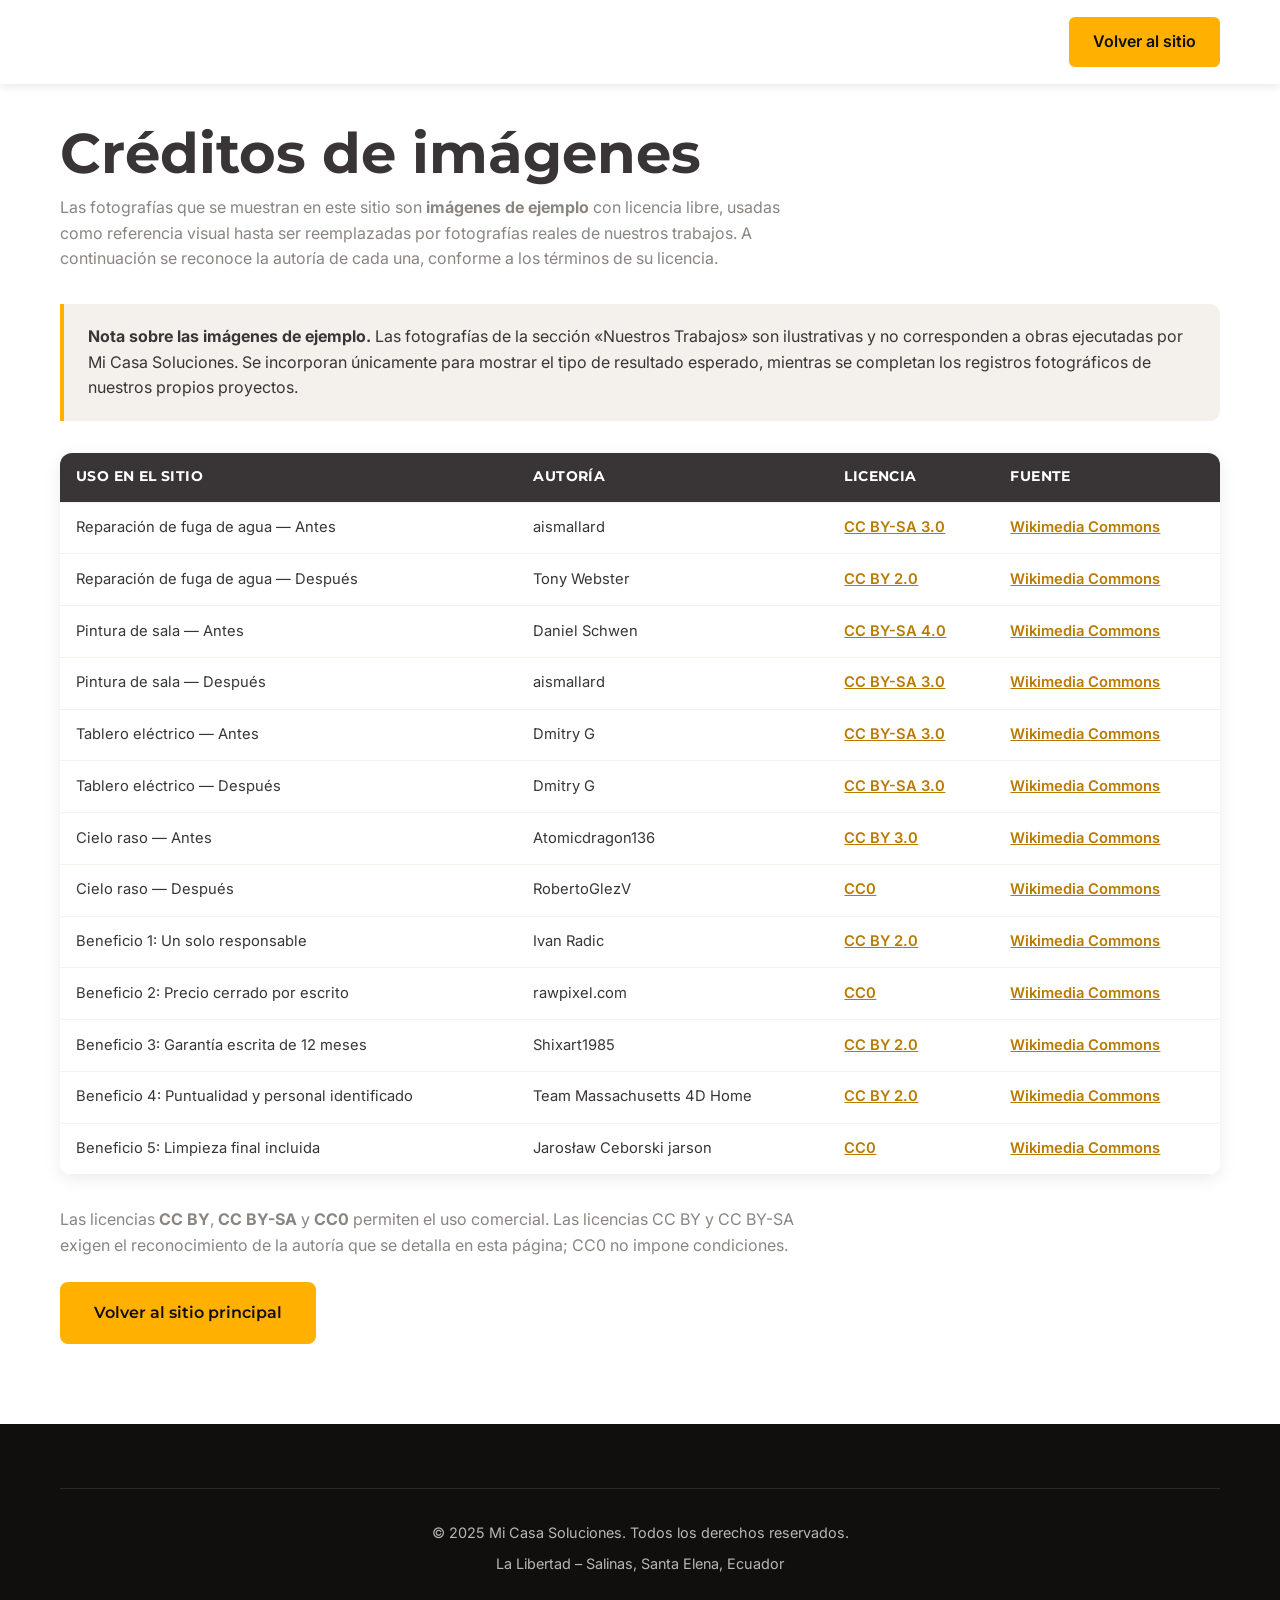
<file: creditos.html>
<!DOCTYPE html>
<html lang="es">
<head>
    <meta charset="UTF-8">
    <meta name="viewport" content="width=device-width, initial-scale=1.0">
    <title>Créditos de imágenes | Mi Casa Soluciones</title>
    <meta name="description" content="Créditos y licencias de las fotografías de ejemplo usadas en el sitio web de Mi Casa Soluciones.">
    <meta name="robots" content="noindex, follow">
    <link rel="icon" href="assets/favicon.ico" sizes="any">
    <link rel="apple-touch-icon" href="assets/apple-touch-icon.png">
    <link rel="preconnect" href="https://fonts.googleapis.com">
    <link rel="preconnect" href="https://fonts.gstatic.com" crossorigin>
    <link href="https://fonts.googleapis.com/css2?family=Montserrat:wght@600;700;800&family=Inter:wght@400;500;600&display=swap" rel="stylesheet">
    <link rel="stylesheet" href="styles.css">
    <style>
        .creditos { padding: 120px 0 80px; }
        .creditos h1 { margin-bottom: .5rem; }
        .creditos > .container > p { color: var(--color-gris); max-width: 760px; }
        .tabla-wrap { overflow-x: auto; margin: 2rem 0; border-radius: 12px;
                       box-shadow: 0 4px 18px rgba(16,15,13,.08); }
        table.creditos-tabla { width: 100%; border-collapse: collapse;
                               background: var(--color-blanco); min-width: 680px; }
        .creditos-tabla th, .creditos-tabla td {
            text-align: left; padding: .85rem 1rem; font-size: .92rem;
            border-bottom: 1px solid var(--color-arena); vertical-align: top; }
        .creditos-tabla thead th { background: var(--color-carbon); color: var(--color-blanco);
                                    font-family: var(--font-titulo); font-size: .85rem;
                                    letter-spacing: .03em; text-transform: uppercase; }
        .creditos-tabla tbody tr:hover { background: var(--color-arena); }
        .creditos-tabla a { color: #B87A00; text-decoration: underline; font-weight: 600; }
        .aviso { background: var(--color-arena); border-left: 4px solid var(--color-ambar);
                  border-radius: 0 10px 10px 0; padding: 1.25rem 1.5rem; margin: 2rem 0; }
        .creditos .btn { margin-top: .5rem; }
        @media (max-width: 768px) {
            .creditos { padding: 96px 0 60px; }
            .creditos-tabla th, .creditos-tabla td { padding: .65rem .7rem; font-size: .85rem; }
        }
    </style>
</head>
<body>
    <header class="header">
        <div class="container">
            <nav class="navbar">
                <a class="logo" href="index.html" aria-label="Mi Casa Soluciones - Inicio">
                    <picture>
                        <source media="(max-width: 560px)" srcset="assets/emblema_ambar.png">
                        <img src="assets/logo_ambar.png" alt="Mi Casa Soluciones - Soluciones integrales para tu hogar"
                             width="1000" height="472" decoding="async">
                    </picture>
                </a>
                <a href="index.html" class="btn-cta">Volver al sitio</a>
            </nav>
        </div>
    </header>

    <main class="creditos">
        <div class="container">
            <h1>Créditos de imágenes</h1>
            <p>Las fotografías que se muestran en este sitio son <strong>imágenes de ejemplo</strong>
               con licencia libre, usadas como referencia visual hasta ser reemplazadas por fotografías
               reales de nuestros trabajos. A continuación se reconoce la autoría de cada una, conforme
               a los términos de su licencia.</p>

            <div class="aviso">
                <strong>Nota sobre las imágenes de ejemplo.</strong>
                Las fotografías de la sección «Nuestros Trabajos» son ilustrativas y no corresponden a
                obras ejecutadas por Mi Casa Soluciones. Se incorporan únicamente para mostrar el tipo
                de resultado esperado, mientras se completan los registros fotográficos de nuestros
                propios proyectos.
            </div>

            <div class="tabla-wrap">
                <table class="creditos-tabla">
                    <thead>
                        <tr>
                            <th>Uso en el sitio</th>
                            <th>Autoría</th>
                            <th>Licencia</th>
                            <th>Fuente</th>
                        </tr>
                    </thead>
                    <tbody>
                    <tr>
                        <td>Reparación de fuga de agua — Antes</td>
                        <td>aismallard</td>
                        <td><a href="https://creativecommons.org/licenses/by-sa/3.0" target="_blank" rel="noopener nofollow">CC BY-SA 3.0</a></td>
                        <td><a href="https://commons.wikimedia.org/wiki/File%3ACorroded%20water%20pipe.jpg" target="_blank" rel="noopener nofollow">Wikimedia Commons</a></td>
                    </tr>
                    <tr>
                        <td>Reparación de fuga de agua — Después</td>
                        <td>Tony Webster</td>
                        <td><a href="https://creativecommons.org/licenses/by/2.0" target="_blank" rel="noopener nofollow">CC BY 2.0</a></td>
                        <td><a href="https://commons.wikimedia.org/wiki/File%3AUnder%20Sink%20-%20PVC%20Piping.jpg" target="_blank" rel="noopener nofollow">Wikimedia Commons</a></td>
                    </tr>
                    <tr>
                        <td>Pintura de sala — Antes</td>
                        <td>Daniel Schwen</td>
                        <td><a href="https://creativecommons.org/licenses/by-sa/4.0" target="_blank" rel="noopener nofollow">CC BY-SA 4.0</a></td>
                        <td><a href="https://commons.wikimedia.org/wiki/File%3APeeling%20paint%202.jpg" target="_blank" rel="noopener nofollow">Wikimedia Commons</a></td>
                    </tr>
                    <tr>
                        <td>Pintura de sala — Después</td>
                        <td>aismallard</td>
                        <td><a href="https://creativecommons.org/licenses/by-sa/3.0" target="_blank" rel="noopener nofollow">CC BY-SA 3.0</a></td>
                        <td><a href="https://commons.wikimedia.org/wiki/File%3AEmpty%20apartment%20room%20with%20corner%20windows.jpg" target="_blank" rel="noopener nofollow">Wikimedia Commons</a></td>
                    </tr>
                    <tr>
                        <td>Tablero eléctrico — Antes</td>
                        <td>Dmitry G</td>
                        <td><a href="https://creativecommons.org/licenses/by-sa/3.0" target="_blank" rel="noopener nofollow">CC BY-SA 3.0</a></td>
                        <td><a href="https://commons.wikimedia.org/wiki/File%3ACable%20salad%20in%20shaft.JPG" target="_blank" rel="noopener nofollow">Wikimedia Commons</a></td>
                    </tr>
                    <tr>
                        <td>Tablero eléctrico — Después</td>
                        <td>Dmitry G</td>
                        <td><a href="https://creativecommons.org/licenses/by-sa/3.0" target="_blank" rel="noopener nofollow">CC BY-SA 3.0</a></td>
                        <td><a href="https://commons.wikimedia.org/wiki/File%3AFuse%20box%20on%20hager%20components.JPG" target="_blank" rel="noopener nofollow">Wikimedia Commons</a></td>
                    </tr>
                    <tr>
                        <td>Cielo raso — Antes</td>
                        <td>Atomicdragon136</td>
                        <td><a href="https://creativecommons.org/licenses/by/3.0" target="_blank" rel="noopener nofollow">CC BY 3.0</a></td>
                        <td><a href="https://commons.wikimedia.org/wiki/File%3ACeiling%20water%20damage.jpg" target="_blank" rel="noopener nofollow">Wikimedia Commons</a></td>
                    </tr>
                    <tr>
                        <td>Cielo raso — Después</td>
                        <td>RobertoGlezV</td>
                        <td><a href="http://creativecommons.org/publicdomain/zero/1.0/deed.en" target="_blank" rel="noopener nofollow">CC0</a></td>
                        <td><a href="https://commons.wikimedia.org/wiki/File%3AHotel%20Gillow%20Room.jpg" target="_blank" rel="noopener nofollow">Wikimedia Commons</a></td>
                    </tr>
                    <tr>
                        <td>Beneficio 1: Un solo responsable</td>
                        <td>Ivan Radic</td>
                        <td><a href="https://creativecommons.org/licenses/by/2.0" target="_blank" rel="noopener nofollow">CC BY 2.0</a></td>
                        <td><a href="https://commons.wikimedia.org/wiki/File%3AHandyman%20measuring%20a%20board.jpg" target="_blank" rel="noopener nofollow">Wikimedia Commons</a></td>
                    </tr>
                    <tr>
                        <td>Beneficio 2: Precio cerrado por escrito</td>
                        <td>rawpixel.com</td>
                        <td><a href="http://creativecommons.org/publicdomain/zero/1.0/deed.en" target="_blank" rel="noopener nofollow">CC0</a></td>
                        <td><a href="https://commons.wikimedia.org/wiki/File%3ABusiness%20agreement%20handshake%20at%20coffee%20shop.jpg" target="_blank" rel="noopener nofollow">Wikimedia Commons</a></td>
                    </tr>
                    <tr>
                        <td>Beneficio 3: Garantía escrita de 12 meses</td>
                        <td>Shixart1985</td>
                        <td><a href="https://creativecommons.org/licenses/by/2.0" target="_blank" rel="noopener nofollow">CC BY 2.0</a></td>
                        <td><a href="https://commons.wikimedia.org/wiki/File%3AModern%20luxury%20living%20room%20with%20kitchen%20interior.jpg" target="_blank" rel="noopener nofollow">Wikimedia Commons</a></td>
                    </tr>
                    <tr>
                        <td>Beneficio 4: Puntualidad y personal identificado</td>
                        <td>Team Massachusetts 4D Home</td>
                        <td><a href="https://creativecommons.org/licenses/by/2.0" target="_blank" rel="noopener nofollow">CC BY 2.0</a></td>
                        <td><a href="https://commons.wikimedia.org/wiki/File%3AElectrician%20Mike%20Hughes%20Installing%20Meter%20Base.jpg" target="_blank" rel="noopener nofollow">Wikimedia Commons</a></td>
                    </tr>
                    <tr>
                        <td>Beneficio 5: Limpieza final incluida</td>
                        <td>Jarosław Ceborski jarson</td>
                        <td><a href="http://creativecommons.org/publicdomain/zero/1.0/deed.en" target="_blank" rel="noopener nofollow">CC0</a></td>
                        <td><a href="https://commons.wikimedia.org/wiki/File%3ALiving%20room%20%28Unsplash%29.jpg" target="_blank" rel="noopener nofollow">Wikimedia Commons</a></td>
                    </tr>
                    </tbody>
                </table>
            </div>

            <p>Las licencias <strong>CC BY</strong>, <strong>CC BY-SA</strong> y <strong>CC0</strong>
               permiten el uso comercial. Las licencias CC BY y CC BY-SA exigen el reconocimiento de la
               autoría que se detalla en esta página; CC0 no impone condiciones.</p>

            <a href="index.html" class="btn btn-primary">Volver al sitio principal</a>
        </div>
    </main>

    <footer class="footer">
        <div class="container">
            <div class="footer-bottom">
                <p>&copy; 2025 Mi Casa Soluciones. Todos los derechos reservados.</p>
                <p>La Libertad – Salinas, Santa Elena, Ecuador</p>
            </div>
        </div>
    </footer>
</body>
</html>
</file>
<file: styles.css>
/* ============================================
   MI CASA SOLUCIONES - ESTILOS DEL SITIO WEB
   Paleta de colores según Manual de Marca
   ============================================ */

/* Variables CSS - Colores de marca */
:root {
    --color-ambar: #FFB000;
    --color-carbon: #393536;
    --color-negro: #100F0D;
    --color-blanco: #FFFFFF;
    --color-arena: #F4F1EC;
    --color-gris: #8A8580;
    --color-verde: #1E7B4F;
    --color-rojo: #C0392B;
    
    /* Tipografía */
    --font-titulo: 'Montserrat', Arial, sans-serif;
    --font-cuerpo: 'Inter', Arial, sans-serif;
    
    /* Espaciado */
    --container-max: 1200px;
    --section-padding: 80px 20px;
}

/* Reset básico */
* {
    margin: 0;
    padding: 0;
    box-sizing: border-box;
}

html {
    scroll-behavior: smooth;
}

body {
    font-family: var(--font-cuerpo);
    color: var(--color-carbon);
    line-height: 1.6;
    background-color: var(--color-blanco);
}

.container {
    max-width: var(--container-max);
    margin: 0 auto;
    padding: 0 20px;
}

/* Tipografía */
h1, h2, h3, h4, h5, h6 {
    font-family: var(--font-titulo);
    font-weight: 700;
    line-height: 1.2;
    margin-bottom: 1rem;
}

h1 { font-size: clamp(2rem, 5vw, 3.5rem); }
h2 { font-size: clamp(1.75rem, 4vw, 2.75rem); }
h3 { font-size: clamp(1.25rem, 3vw, 1.75rem); }
h4 { font-size: 1.25rem; }

p {
    margin-bottom: 1rem;
}

a {
    text-decoration: none;
    color: inherit;
    transition: all 0.3s ease;
}

ul {
    list-style: none;
}

img {
    max-width: 100%;
    height: auto;
}

/* Botones */
.btn {
    display: inline-flex;
    align-items: center;
    justify-content: center;
    gap: 0.5rem;
    padding: 1rem 2rem;
    font-family: var(--font-titulo);
    font-weight: 600;
    font-size: 1rem;
    border-radius: 8px;
    cursor: pointer;
    transition: all 0.3s ease;
    border: 2px solid transparent;
}

.btn svg {
    flex-shrink: 0;
}

.btn-primary {
    background-color: var(--color-ambar);
    color: var(--color-negro);
}

.btn-primary:hover {
    background-color: var(--color-carbon);
    color: var(--color-blanco);
    transform: translateY(-2px);
}

.btn-secondary {
    background-color: transparent;
    color: var(--color-blanco);
    border-color: var(--color-blanco);
}

.btn-secondary:hover {
    background-color: var(--color-blanco);
    color: var(--color-carbon);
}

.btn-outline {
    background-color: transparent;
    color: var(--color-carbon);
    border-color: var(--color-carbon);
}

.btn-outline:hover {
    background-color: var(--color-carbon);
    color: var(--color-blanco);
}

.btn-white {
    background-color: var(--color-blanco);
    color: var(--color-ambar);
}

.btn-white:hover {
    background-color: var(--color-arena);
    transform: translateY(-2px);
}

.btn-large {
    padding: 1.25rem 2.5rem;
    font-size: 1.125rem;
}

.btn-cta {
    background-color: var(--color-ambar);
    color: var(--color-negro);
    padding: 0.75rem 1.5rem;
    border-radius: 6px;
    font-weight: 600;
}

.btn-cta:hover {
    background-color: var(--color-carbon);
    color: var(--color-blanco);
}

/* Header Navigation */
.header {
    position: fixed;
    top: 0;
    left: 0;
    right: 0;
    background-color: var(--color-blanco);
    box-shadow: 0 2px 10px rgba(0, 0, 0, 0.1);
    z-index: 1000;
    padding: 1rem 0;
}

.navbar {
    display: flex;
    align-items: center;
    justify-content: space-between;
}

.logo {
    display: inline-flex;
    align-items: center;
    flex-shrink: 0;
}

.logo picture {
    display: inline-flex;
    align-items: center;
}

/* El PNG del logo trae relleno transparente: se recorto para que
   "height" controle el alto real de la marca y no un lienzo cuadrado. */
.logo img {
    display: block;
    width: auto;
    height: clamp(38px, 5.2vw, 52px);
    max-width: min(46vw, 280px);
    object-fit: contain;
}

.footer-logo {
    display: block;
    width: auto;
    height: clamp(40px, 6vw, 52px);
    max-width: min(70vw, 280px);
    margin-bottom: 1rem;
}

@media (max-width: 560px) {
    .logo img {
        height: clamp(38px, 9vw, 46px);
        max-width: 46px;
    }
}

.nav-menu {
    display: flex;
    align-items: center;
    gap: 2rem;
}

.nav-menu li a {
    font-weight: 500;
    color: var(--color-carbon);
    position: relative;
}

.nav-menu li a::after {
    content: '';
    position: absolute;
    bottom: -5px;
    left: 0;
    width: 0;
    height: 2px;
    background-color: var(--color-ambar);
    transition: width 0.3s ease;
}

.nav-menu li a:hover::after {
    width: 100%;
}

.mobile-menu-btn {
    display: none;
    flex-direction: column;
    gap: 5px;
    background: none;
    border: none;
    cursor: pointer;
    padding: 5px;
}

.mobile-menu-btn span {
    width: 25px;
    height: 3px;
    background-color: var(--color-carbon);
    transition: all 0.3s ease;
}

/* Hero Section */
.hero {
    position: relative;
    min-height: 100vh;
    display: flex;
    align-items: center;
    justify-content: center;
    overflow: hidden;
    background: linear-gradient(135deg, var(--color-carbon) 0%, var(--color-negro) 100%);
    padding-top: 80px;
}

.video-overlay {
    position: absolute;
    inset: 0;
    opacity: 0.15;
    z-index: 1;
}

.video-container {
    width: 100%;
    height: 100%;
    position: relative;
}

.video-placeholder {
    position: absolute;
    inset: 0;
    display: flex;
    flex-direction: column;
    align-items: center;
    justify-content: center;
    background: linear-gradient(135deg, var(--color-carbon) 0%, var(--color-negro) 100%);
}

.play-button {
    width: 80px;
    height: 80px;
    background-color: var(--color-ambar);
    border-radius: 50%;
    display: flex;
    align-items: center;
    justify-content: center;
    margin-bottom: 1rem;
    cursor: pointer;
    transition: transform 0.3s ease;
}

.play-button:hover {
    transform: scale(1.1);
}

.video-text {
    color: var(--color-blanco);
    font-size: 1.25rem;
    text-align: center;
}

.hero video {
    width: 100%;
    height: 100%;
    object-fit: cover;
}

.hero-content {
    position: relative;
    z-index: 2;
    text-align: center;
    color: var(--color-blanco);
    max-width: 900px;
    padding: 2rem;
}

.hero-title {
    margin-bottom: 1.5rem;
}

.hero-subtitle {
    font-size: 1.25rem;
    margin-bottom: 1.5rem;
    opacity: 0.95;
}

.hero-promise {
    font-size: 1.5rem;
    color: var(--color-ambar);
    margin-bottom: 2rem;
    font-weight: 600;
}

.hero-cta-group {
    display: flex;
    flex-wrap: wrap;
    justify-content: center;
    gap: 1rem;
    margin-bottom: 2rem;
}

.hero-trust-badges {
    display: flex;
    flex-wrap: wrap;
    justify-content: center;
    gap: 2rem;
}

.trust-item {
    display: flex;
    align-items: center;
    gap: 0.5rem;
    font-size: 0.9rem;
}

.trust-item svg {
    flex-shrink: 0;
}

/* Problem Section */
.problem-section {
    padding: var(--section-padding);
    background-color: var(--color-arena);
}

.problem-content {
    max-width: 1000px;
    margin: 0 auto;
}

.section-title {
    text-align: center;
    margin-bottom: 0.5rem;
    color: var(--color-carbon);
}

.section-subtitle {
    text-align: center;
    font-size: 1.25rem;
    color: var(--color-gris);
    margin-bottom: 3rem;
}

.center {
    text-align: center;
}

.problem-grid {
    display: grid;
    grid-template-columns: repeat(auto-fit, minmax(250px, 1fr));
    gap: 2rem;
    margin-bottom: 3rem;
}

.problem-card {
    background-color: var(--color-blanco);
    padding: 2rem;
    border-radius: 12px;
    text-align: center;
    box-shadow: 0 4px 15px rgba(0, 0, 0, 0.1);
    transition: transform 0.3s ease;
}

.problem-card:hover {
    transform: translateY(-5px);
}

.problem-icon {
    font-size: 3rem;
    margin-bottom: 1rem;
}

.problem-card h3 {
    color: var(--color-carbon);
    margin-bottom: 0.75rem;
}

.solution-box {
    background: linear-gradient(135deg, var(--color-carbon) 0%, var(--color-negro) 100%);
    color: var(--color-blanco);
    padding: 3rem;
    border-radius: 16px;
}

.solution-box h3 {
    margin-bottom: 2rem;
    color: var(--color-ambar);
}

.solution-list {
    display: grid;
    grid-template-columns: repeat(auto-fit, minmax(280px, 1fr));
    gap: 2rem;
}

.solution-item {
    display: flex;
    gap: 1rem;
    align-items: flex-start;
}

.checkmark {
    width: 30px;
    height: 30px;
    background-color: var(--color-verde);
    border-radius: 50%;
    display: flex;
    align-items: center;
    justify-content: center;
    flex-shrink: 0;
    font-weight: bold;
}

.solution-item strong {
    display: block;
    margin-bottom: 0.25rem;
    color: var(--color-ambar);
}

/* Services Section */
.services-section {
    padding: var(--section-padding);
    background-color: var(--color-blanco);
}

.services-grid {
    display: grid;
    grid-template-columns: repeat(auto-fit, minmax(320px, 1fr));
    gap: 2rem;
    margin-bottom: 3rem;
}

.service-card {
    background-color: var(--color-arena);
    padding: 2.5rem;
    border-radius: 12px;
    transition: all 0.3s ease;
    border-left: 4px solid var(--color-ambar);
}

.service-card:hover {
    transform: translateY(-5px);
    box-shadow: 0 10px 30px rgba(0, 0, 0, 0.15);
}

.service-icon {
    font-size: 3rem;
    margin-bottom: 1rem;
}

.service-card h3 {
    color: var(--color-carbon);
    margin-bottom: 0.5rem;
}

.service-description {
    color: var(--color-gris);
    margin-bottom: 1.5rem;
    font-size: 0.95rem;
}

.service-list {
    margin-bottom: 1.5rem;
}

.service-list li {
    padding: 0.5rem 0;
    padding-left: 1.5rem;
    position: relative;
    color: var(--color-carbon);
}

.service-list li::before {
    content: '✓';
    position: absolute;
    left: 0;
    color: var(--color-verde);
    font-weight: bold;
}

.price-tag {
    display: inline-block;
    background-color: var(--color-ambar);
    color: var(--color-negro);
    padding: 0.5rem 1rem;
    border-radius: 6px;
    font-weight: 600;
    font-size: 0.9rem;
}

.services-cta {
    text-align: center;
    background-color: var(--color-arena);
    padding: 2.5rem;
    border-radius: 12px;
}

.services-cta p {
    margin-bottom: 1.5rem;
    font-size: 1.1rem;
}

/* Before/After Section */
.before-after-section {
    padding: var(--section-padding);
    background-color: var(--color-arena);
}

.ba-gallery {
    display: grid;
    grid-template-columns: repeat(auto-fit, minmax(350px, 1fr));
    gap: 2rem;
    margin-bottom: 2rem;
}

.ba-project {
    background-color: var(--color-blanco);
    border-radius: 12px;
    overflow: hidden;
    box-shadow: 0 4px 15px rgba(0, 0, 0, 0.1);
}

.ba-slider {
    position: relative;
    width: 100%;
    height: 300px;
    overflow: hidden;
}

.ba-images {
    position: relative;
    width: 100%;
    height: 100%;
}

.ba-before, .ba-after {
    position: absolute;
    top: 0;
    left: 0;
    width: 100%;
    height: 100%;
    object-fit: cover;
}

.ba-after {
    clip-path: inset(0 0 0 50%);
    transition: clip-path 0.1s ease-out;
}

.ba-slider-range {
    position: absolute;
    top: 50%;
    left: 0;
    width: 100%;
    transform: translateY(-50%);
    opacity: 0;
    cursor: ew-resize;
    z-index: 10;
}

.ba-info {
    padding: 1.5rem;
}

.ba-info h4 {
    margin-bottom: 0.5rem;
    color: var(--color-carbon);
}

.ba-info p {
    color: var(--color-gris);
    font-size: 0.9rem;
    margin-bottom: 0.5rem;
}

.ba-price {
    display: inline-block;
    background-color: var(--color-ambar);
    color: var(--color-negro);
    padding: 0.35rem 0.75rem;
    border-radius: 4px;
    font-weight: 600;
    font-size: 0.85rem;
}

.ba-note {
    text-align: center;
    background-color: var(--color-blanco);
    padding: 1.5rem;
    border-radius: 8px;
    max-width: 600px;
    margin: 0 auto;
}

/* Differences Section */
.differences-section {
    padding: var(--section-padding);
    background-color: var(--color-blanco);
}

.diff-grid {
    display: grid;
    grid-template-columns: repeat(auto-fit, minmax(300px, 1fr));
    gap: 2rem;
    margin-bottom: 3rem;
}

.diff-item {
    display: flex;
    gap: 1.5rem;
    padding: 1.5rem;
    border-radius: 12px;
    background-color: var(--color-arena);
    transition: transform 0.3s ease;
}

.diff-item:hover {
    transform: translateX(5px);
}

.diff-number {
    font-family: var(--font-titulo);
    font-size: 2rem;
    font-weight: 800;
    color: var(--color-ambar);
    flex-shrink: 0;
}

.diff-content h3 {
    color: var(--color-carbon);
    margin-bottom: 0.5rem;
}

.diff-testimonial {
    background: linear-gradient(135deg, var(--color-ambar) 0%, #FF9800 100%);
    color: var(--color-negro);
    padding: 3rem;
    border-radius: 16px;
    text-align: center;
}

.diff-testimonial blockquote {
    font-size: 1.25rem;
    font-style: italic;
    margin-bottom: 1rem;
}

.diff-testimonial cite {
    font-weight: 600;
    font-style: normal;
}

/* CTA Section */
.cta-section {
    padding: var(--section-padding);
    background: linear-gradient(135deg, var(--color-carbon) 0%, var(--color-negro) 100%);
    color: var(--color-blanco);
    text-align: center;
}

.cta-content {
    max-width: 800px;
    margin: 0 auto;
}

.cta-content h2 {
    margin-bottom: 1rem;
}

.cta-content p {
    font-size: 1.25rem;
    margin-bottom: 2rem;
    opacity: 0.95;
}

.cta-buttons {
    display: flex;
    flex-wrap: wrap;
    justify-content: center;
    gap: 1rem;
    margin-bottom: 1.5rem;
}

.cta-note {
    font-size: 0.95rem;
    opacity: 0.8;
}

/* Footer */
.footer {
    background-color: var(--color-negro);
    color: var(--color-blanco);
    padding: 4rem 20px 2rem;
}

.footer-grid {
    display: grid;
    grid-template-columns: repeat(auto-fit, minmax(250px, 1fr));
    gap: 3rem;
    margin-bottom: 3rem;
}

.footer-brand p {
    opacity: 0.8;
    margin-bottom: 1.5rem;
}

.footer-social {
    display: flex;
    gap: 1rem;
}

.footer-social a {
    width: 40px;
    height: 40px;
    background-color: var(--color-carbon);
    border-radius: 50%;
    display: flex;
    align-items: center;
    justify-content: center;
    transition: background-color 0.3s ease;
}

.footer-social a:hover {
    background-color: var(--color-ambar);
}

.footer-links h4,
.footer-contact h4,
.footer-guarantee h4 {
    color: var(--color-ambar);
    margin-bottom: 1.5rem;
}

.footer-links ul,
.footer-contact ul {
    display: flex;
    flex-direction: column;
    gap: 0.75rem;
}

.footer-links a,
.footer-contact a {
    opacity: 0.8;
}

.footer-links a:hover,
.footer-contact a:hover {
    opacity: 1;
    color: var(--color-ambar);
}

.footer-contact li {
    display: flex;
    align-items: center;
    gap: 0.75rem;
}

.footer-contact svg {
    color: var(--color-ambar);
    flex-shrink: 0;
}

.guarantee-badge {
    display: flex;
    flex-direction: column;
    align-items: center;
    gap: 0.5rem;
    margin-bottom: 1rem;
}

.guarantee-badge svg {
    flex-shrink: 0;
}

.guarantee-badge span {
    font-weight: 600;
    color: var(--color-verde);
}

.footer-guarantee p {
    opacity: 0.7;
    font-size: 0.9rem;
}

.footer-bottom {
    text-align: center;
    padding-top: 2rem;
    border-top: 1px solid var(--color-carbon);
    opacity: 0.7;
    font-size: 0.9rem;
}

.footer-bottom p {
    margin-bottom: 0.5rem;
}


/* ============================================
   Video Section
   ============================================ */
.video-section {
    padding: var(--section-padding);
    background-color: var(--color-blanco);
}

.video-frame {
    position: relative;
    max-width: 900px;
    margin: 0 auto;
    border-radius: 16px;
    overflow: hidden;
    background-color: var(--color-negro);
    box-shadow: 0 16px 44px rgba(16, 15, 13, 0.24);
    aspect-ratio: 16 / 9;
}

.video-placeholder {
    position: absolute;
    inset: 0;
    display: flex;
    flex-direction: column;
    align-items: center;
    justify-content: center;
    gap: 1rem;
    cursor: pointer;
    text-align: center;
    padding: 1.5rem;
    border: 0;
}

.video-poster {
    position: absolute;
    inset: 0;
    width: 100%;
    height: 100%;
    object-fit: cover;
}

.video-veil {
    position: absolute;
    inset: 0;
    background: linear-gradient(180deg,
        rgba(16, 15, 13, 0.28) 0%,
        rgba(16, 15, 13, 0.55) 100%);
}

.video-play,
.video-caption {
    position: relative;
    z-index: 2;
}

.video-play {
    width: 84px;
    height: 84px;
    border-radius: 50%;
    background-color: var(--color-ambar);
    color: var(--color-negro);
    display: flex;
    align-items: center;
    justify-content: center;
    padding-left: 6px;
    box-shadow: 0 10px 30px rgba(0, 0, 0, 0.35);
    transition: transform 0.25s ease;
}

.video-placeholder:hover .video-play,
.video-placeholder:focus-visible .video-play {
    transform: scale(1.08);
}

/* Panel del texto: fondo propio para que el texto nunca se pierda
   sobre la imagen del póster. */
.video-caption {
    color: var(--color-blanco);
    max-width: 560px;
    font-size: clamp(0.95rem, 2.2vw, 1.05rem);
    background-color: rgba(16, 15, 13, 0.82);
    border-radius: 12px;
    padding: 0.85rem 1.15rem;
    backdrop-filter: blur(3px);
    box-shadow: 0 6px 20px rgba(0, 0, 0, 0.3);
}

.video-caption strong {
    color: var(--color-ambar);
    display: block;
    margin-bottom: 0.35rem;
    font-family: var(--font-titulo);
}

.video-meta {
    display: block;
    margin-top: 0.5rem;
    font-size: 0.85rem;
    opacity: 0.8;
}

.video-embed {
    position: absolute;
    inset: 0;
    width: 100%;
    height: 100%;
    border: 0;
}

.video-fallback-note {
    max-width: 620px;
    margin: 2rem auto 0;
    text-align: center;
}

.video-fallback-note p {
    color: var(--color-gris);
    margin-bottom: 1rem;
}


/* ============================================
   Benefits Carousel
   ============================================ */
.benefits-section {
    padding: var(--section-padding);
    background-color: var(--color-arena);
}

.carousel {
    position: relative;
    max-width: 1040px;
    margin: 0 auto;
}

.carousel-viewport {
    overflow: hidden;
    border-radius: 16px;
    background-color: var(--color-blanco);
    box-shadow: 0 10px 34px rgba(16, 15, 13, 0.13);
}

.carousel-track {
    display: flex;
    transition: transform 0.55s cubic-bezier(0.22, 0.61, 0.36, 1);
    will-change: transform;
}

.carousel-slide {
    flex: 0 0 100%;
    min-width: 100%;
    display: grid;
    grid-template-columns: 1.05fr 1fr;
    align-items: stretch;
    opacity: 0.45;
    transition: opacity 0.45s ease;
}

.carousel-slide.is-active {
    opacity: 1;
}

.carousel-media {
    position: relative;
    background-color: var(--color-negro);
    min-height: 100%;
}

.carousel-media img {
    width: 100%;
    height: 100%;
    min-height: 340px;
    object-fit: cover;
    display: block;
}

.carousel-body {
    padding: clamp(1.5rem, 3.5vw, 2.75rem);
    display: flex;
    flex-direction: column;
    justify-content: center;
}

.carousel-badge {
    display: inline-block;
    align-self: flex-start;
    background-color: var(--color-ambar);
    color: var(--color-negro);
    font-family: var(--font-titulo);
    font-weight: 700;
    font-size: 0.8rem;
    letter-spacing: 0.04em;
    text-transform: uppercase;
    padding: 0.35rem 0.8rem;
    border-radius: 999px;
    margin-bottom: 1rem;
}

.carousel-body h3 {
    color: var(--color-carbon);
    margin-bottom: 0.75rem;
}

.carousel-body p {
    color: var(--color-gris);
    margin-bottom: 1rem;
}

.carousel-hook {
    display: flex;
    align-items: center;
    gap: 0.6rem;
    font-family: var(--font-titulo);
    font-weight: 600;
    color: var(--color-carbon);
    background-color: var(--color-arena);
    border-left: 4px solid var(--color-verde);
    border-radius: 0 8px 8px 0;
    padding: 0.85rem 1rem;
    margin: 0;
    font-size: 0.95rem;
}

.carousel-hook svg {
    flex-shrink: 0;
}

.carousel-arrow {
    position: absolute;
    top: 50%;
    transform: translateY(-50%);
    width: 48px;
    height: 48px;
    border-radius: 50%;
    border: 0;
    background-color: var(--color-blanco);
    color: var(--color-carbon);
    display: flex;
    align-items: center;
    justify-content: center;
    cursor: pointer;
    box-shadow: 0 6px 18px rgba(16, 15, 13, 0.22);
    transition: background-color 0.25s ease, color 0.25s ease, transform 0.25s ease;
    z-index: 3;
}

.carousel-arrow:hover {
    background-color: var(--color-ambar);
    color: var(--color-negro);
}

.carousel-prev { left: -14px; }
.carousel-next { right: -14px; }

.carousel-dots {
    display: flex;
    justify-content: center;
    gap: 0.6rem;
    margin-top: 1.5rem;
}

.carousel-dot {
    width: 12px;
    height: 12px;
    border-radius: 50%;
    border: 2px solid var(--color-carbon);
    background-color: transparent;
    cursor: pointer;
    padding: 0;
    transition: background-color 0.25s ease, transform 0.25s ease;
}

.carousel-dot.is-active {
    background-color: var(--color-ambar);
    border-color: var(--color-ambar);
    transform: scale(1.25);
}

.benefits-cta {
    text-align: center;
    margin-top: 2.5rem;
}

.benefits-cta p {
    font-size: 1.05rem;
    margin-bottom: 1.25rem;
    color: var(--color-carbon);
}

/* Barra de progreso de autoplay */
.carousel-progress {
    height: 4px;
    background-color: rgba(57, 53, 54, 0.15);
    border-radius: 999px;
    overflow: hidden;
    margin-top: 1.25rem;
}

.carousel-progress span {
    display: block;
    height: 100%;
    width: 0;
    background-color: var(--color-ambar);
}

.carousel-progress span.is-running {
    animation: carouselProgress 7s linear forwards;
}

@keyframes carouselProgress {
    from { width: 0; }
    to   { width: 100%; }
}


/* Etiquetas ANTES / DESPUÉS sobre el slider */
.ba-tag {
    position: absolute;
    top: 12px;
    z-index: 4;
    font-family: var(--font-titulo);
    font-weight: 700;
    font-size: 0.72rem;
    letter-spacing: 0.06em;
    padding: 0.3rem 0.65rem;
    border-radius: 999px;
    color: var(--color-blanco);
    pointer-events: none;
}

.ba-tag-before { left: 12px; background-color: rgba(57, 53, 54, 0.88); }
.ba-tag-after  { right: 12px; background-color: var(--color-verde); }

/* Tirador central del slider */
.ba-handle {
    position: absolute;
    top: 50%;
    left: 55%;
    transform: translate(-50%, -50%);
    width: 42px;
    height: 42px;
    border-radius: 50%;
    background-color: var(--color-ambar);
    color: var(--color-negro);
    display: flex;
    align-items: center;
    justify-content: center;
    box-shadow: 0 4px 14px rgba(16, 15, 13, 0.32);
    pointer-events: none;
    z-index: 5;
    transition: left 0.05s linear;
}

.ba-slider-range {
    cursor: ew-resize;
}


/* Nota de credenciales de las imagenes de ejemplo */
.ba-note-credits {
    margin: 0.75rem 0 0;
    font-size: 0.85rem;
    color: var(--color-gris);
}

.ba-note-credits a {
    color: #B87A00;
    font-weight: 600;
    text-decoration: underline;
}

.footer-credits {
    font-size: 0.82rem;
    margin-top: 0.35rem;
}

.footer-credits a {
    color: var(--color-ambar);
    text-decoration: underline;
}

.footer-credits a:hover {
    color: var(--color-blanco);
}

/* Responsive Design */
@media (max-width: 992px) {
    :root {
        --section-padding: 60px 20px;
    }
    
    .hero-title {
        font-size: 2.5rem;
    }

    /* El carrusel pasa a una sola columna: imagen arriba, texto abajo */
    .carousel-slide {
        grid-template-columns: 1fr;
    }

    .carousel-media img {
        min-height: 260px;
        max-height: 320px;
    }

    .carousel-prev { left: 8px; }
    .carousel-next { right: 8px; }
    
    .services-grid,
    .ba-gallery,
    .diff-grid {
        grid-template-columns: repeat(auto-fit, minmax(280px, 1fr));
    }
}

@media (max-width: 768px) {
    .mobile-menu-btn {
        display: flex;
    }
    
    .nav-menu {
        position: fixed;
        top: 70px;
        left: 0;
        right: 0;
        background-color: var(--color-blanco);
        flex-direction: column;
        padding: 2rem;
        gap: 1.5rem;
        box-shadow: 0 4px 15px rgba(0, 0, 0, 0.1);
        transform: translateY(-150%);
        transition: transform 0.3s ease;
    }
    
    .nav-menu.active {
        transform: translateY(0);
    }
    
    .nav-btn {
        display: none;
    }
    
    .hero {
        padding-top: 100px;
    }
    
    .hero-title {
        font-size: 2rem;
    }
    
    .hero-subtitle {
        font-size: 1rem;
    }
    
    .hero-promise {
        font-size: 1.2rem;
    }
    
    .hero-cta-group {
        flex-direction: column;
        align-items: center;
    }
    
    .hero-cta-group .btn {
        width: 100%;
        max-width: 300px;
    }
    
    .hero-trust-badges {
        flex-direction: column;
        align-items: center;
        gap: 1rem;
    }

    .video-frame {
        border-radius: 12px;
        /* 16:9 es muy bajo para apilar botón + texto en móvil */
        aspect-ratio: 4 / 5;
        max-height: 78vh;
    }

    .video-placeholder {
        gap: 0.85rem;
        padding: 1rem;
    }

    .video-play {
        width: 62px;
        height: 62px;
    }

    .video-caption {
        font-size: 0.9rem;
        padding: 0.7rem 0.9rem;
    }

    /* Flechas dentro del propio carrusel, junto a los puntos,
       para que no tapen la imagen ni el texto de abajo. */
    .carousel-arrow {
        top: auto;
        bottom: 14px;
        transform: none;
        width: 40px;
        height: 40px;
    }

    .carousel-prev { left: calc(50% - 96px); }
    .carousel-next { right: calc(50% - 96px); }

    .carousel-viewport {
        /* espacio para que las flechas no cubran el contenido de la tarjeta */
        padding-bottom: 66px;
        background-color: transparent;
        box-shadow: none;
    }

    .carousel-slide {
        background-color: var(--color-blanco);
        border-radius: 14px;
        overflow: hidden;
        box-shadow: 0 10px 34px rgba(16, 15, 13, 0.13);
    }

    .carousel-dots {
        margin-top: 1.25rem;
    }

    .carousel-media img {
        min-height: 220px;
        max-height: 260px;
    }

    .carousel-body {
        padding: 1.5rem;
    }
    
    .problem-grid {
        grid-template-columns: 1fr;
    }
    
    .solution-list {
        grid-template-columns: 1fr;
    }
    
    .services-grid,
    .ba-gallery,
    .diff-grid {
        grid-template-columns: 1fr;
    }
    
    .cta-buttons {
        flex-direction: column;
        align-items: center;
    }
    
    .cta-buttons .btn {
        width: 100%;
        max-width: 300px;
    }
    
    .footer-grid {
        grid-template-columns: 1fr;
        gap: 2rem;
    }
}

@media (max-width: 480px) {
    :root {
        --section-padding: 50px 15px;
    }
    
    h1 {
        font-size: 1.75rem;
    }
    
    h2 {
        font-size: 1.5rem;
    }
    
    .btn {
        padding: 0.875rem 1.5rem;
        font-size: 0.9rem;
    }
    
    .service-card {
        padding: 1.5rem;
    }
    
    .solution-box {
        padding: 2rem 1.5rem;
    }
    
    .diff-testimonial {
        padding: 2rem 1.5rem;
    }
    
    .diff-testimonial blockquote {
        font-size: 1rem;
    }

    .carousel-hook {
        font-size: 0.875rem;
        padding: 0.7rem 0.85rem;
    }

    .video-frame {
        aspect-ratio: 3 / 4;
    }

    .video-play {
        width: 54px;
        height: 54px;
    }

    .video-caption {
        font-size: 0.85rem;
    }

    .carousel-media img {
        min-height: 190px;
        max-height: 220px;
    }

    .ba-tag {
        font-size: 0.65rem;
        padding: 0.25rem 0.5rem;
    }

    .ba-handle {
        width: 36px;
        height: 36px;
    }
}

/* Animaciones */
@keyframes fadeInUp {
    from {
        opacity: 0;
        transform: translateY(30px);
    }
    to {
        opacity: 1;
        transform: translateY(0);
    }
}

.animate-on-scroll {
    animation: fadeInUp 0.6s ease forwards;
}

/* El contenido solo se oculta si el JavaScript está activo.
   Sin JS, todo permanece visible (evita secciones en blanco). */
html.js-ready .reveal {
    opacity: 0;
}

html.js-ready .reveal.is-visible {
    animation: fadeInUp 0.6s ease forwards;
    opacity: 1;
}

/* Focus states for accessibility */
.btn:focus,
a:focus,
button:focus {
    outline: 3px solid var(--color-ambar);
    outline-offset: 2px;
}

/* Print styles */
@media print {
    .header,
    .mobile-menu-btn,
    .hero,
    .cta-section,
    .footer {
        display: none;
    }
    
    body {
        font-size: 12pt;
        color: #000;
    }
    
    section {
        page-break-inside: avoid;
    }
}

/* ============================================
   Accesibilidad: respetar preferencia de movimiento reducido
   ============================================ */
@media (prefers-reduced-motion: reduce) {
    html {
        scroll-behavior: auto;
    }

    .carousel-track {
        transition: none;
    }

    .animate-on-scroll,
    .reveal,
    [style*="fadeInUp"] {
        animation: none !important;
        opacity: 1 !important;
    }

    .back-to-top {
        transition: none;
    }
}
</file>
